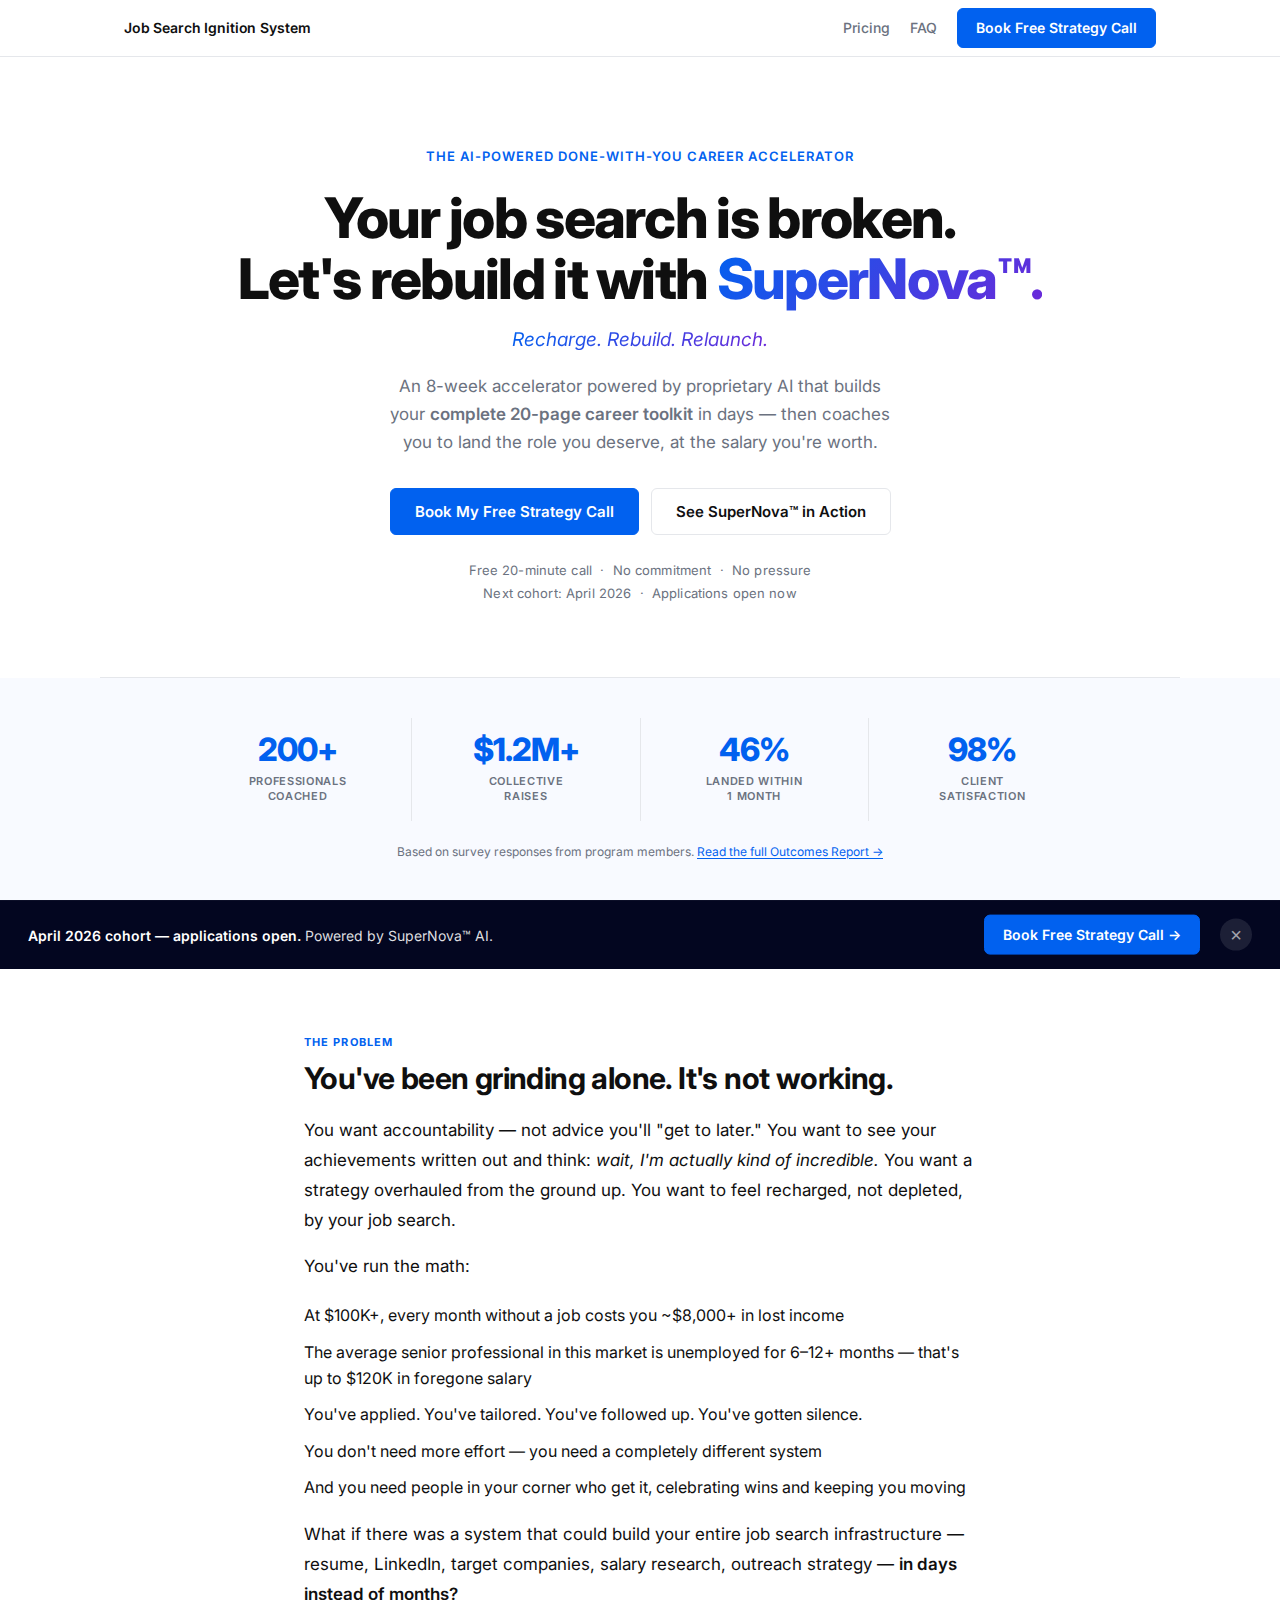
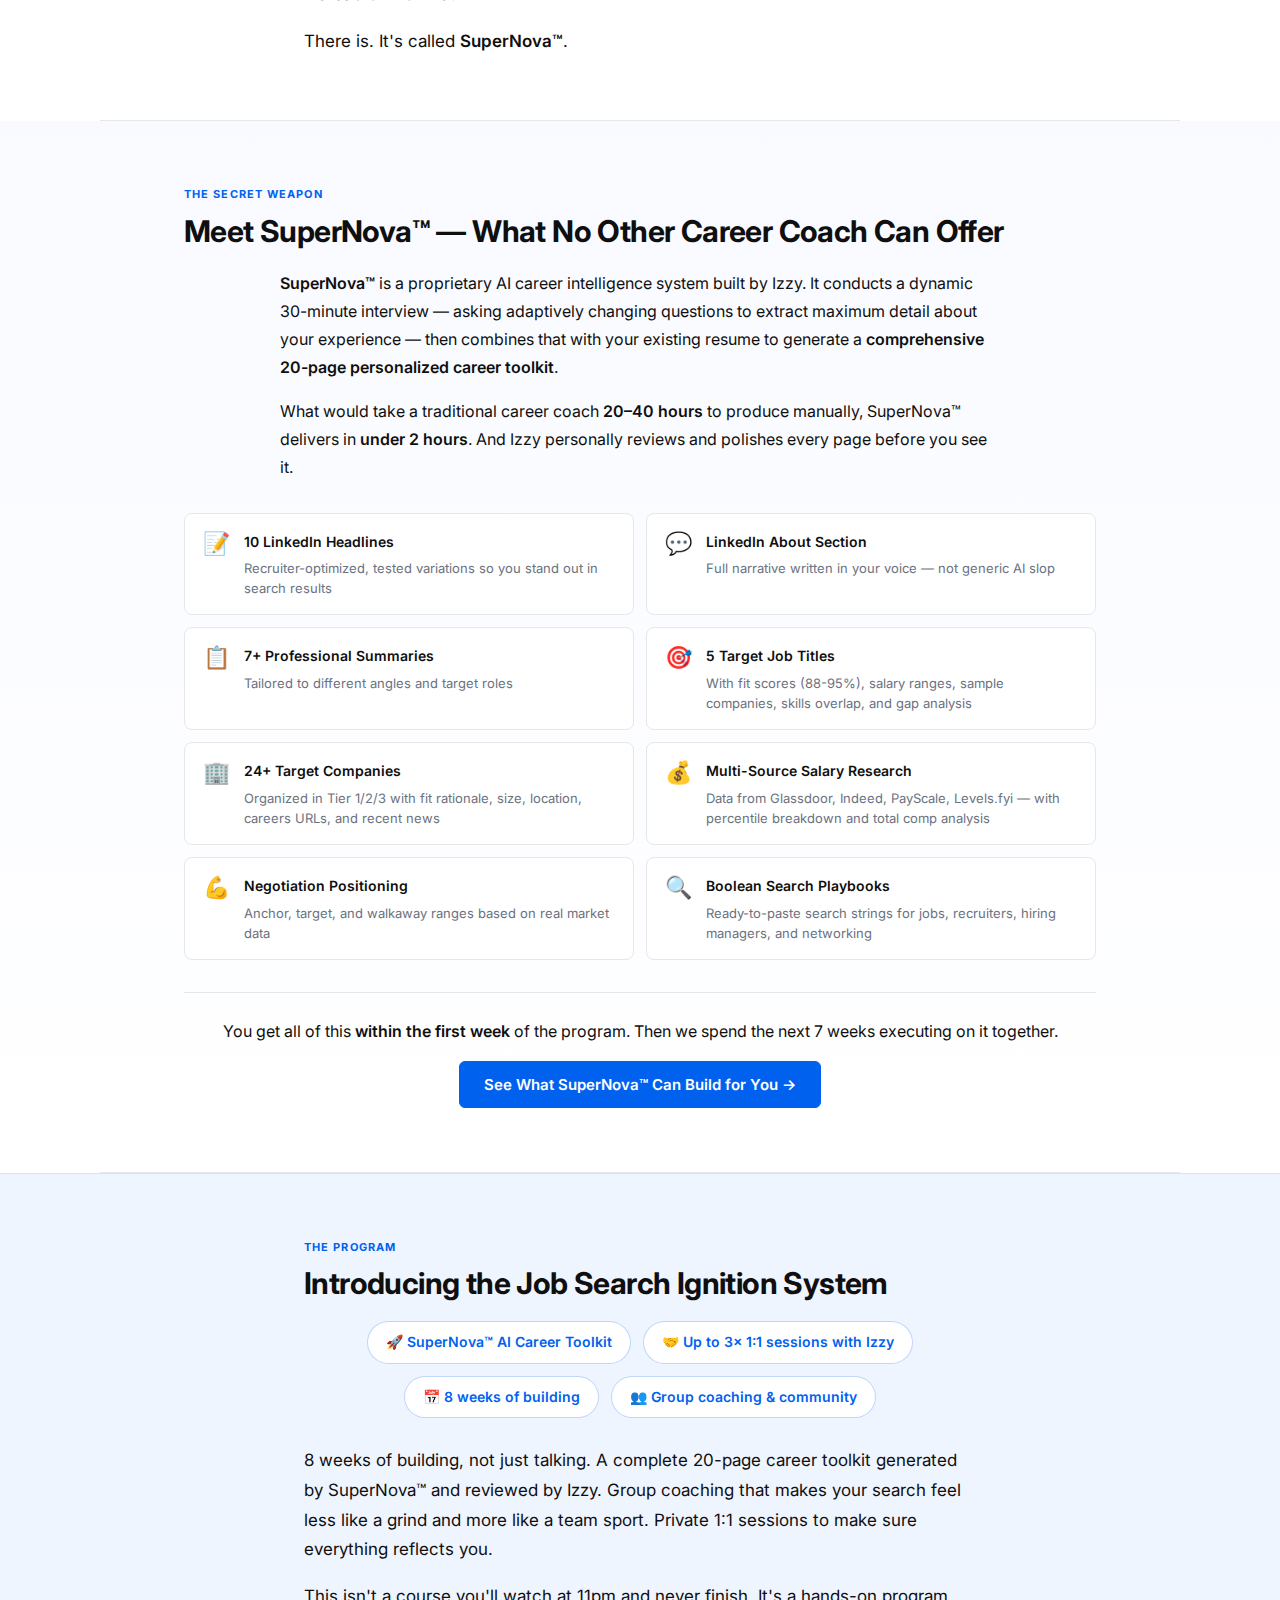
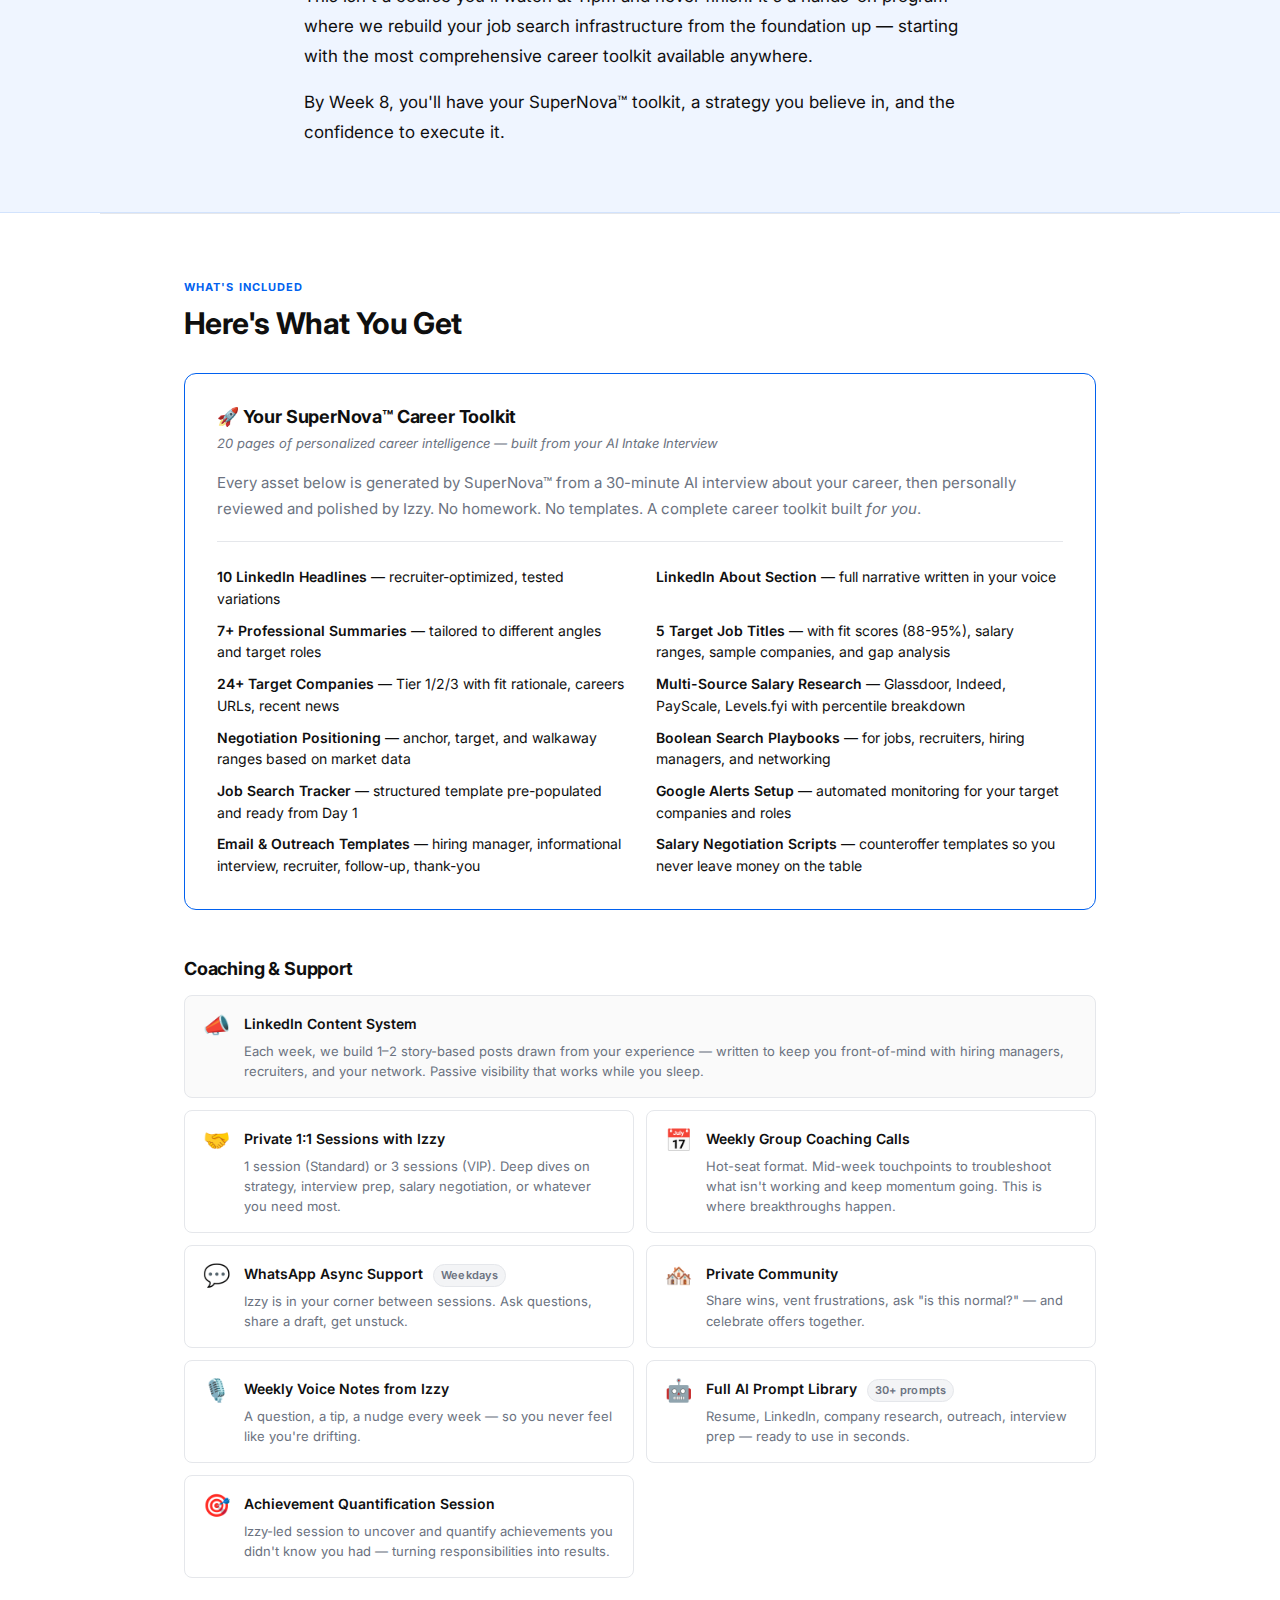
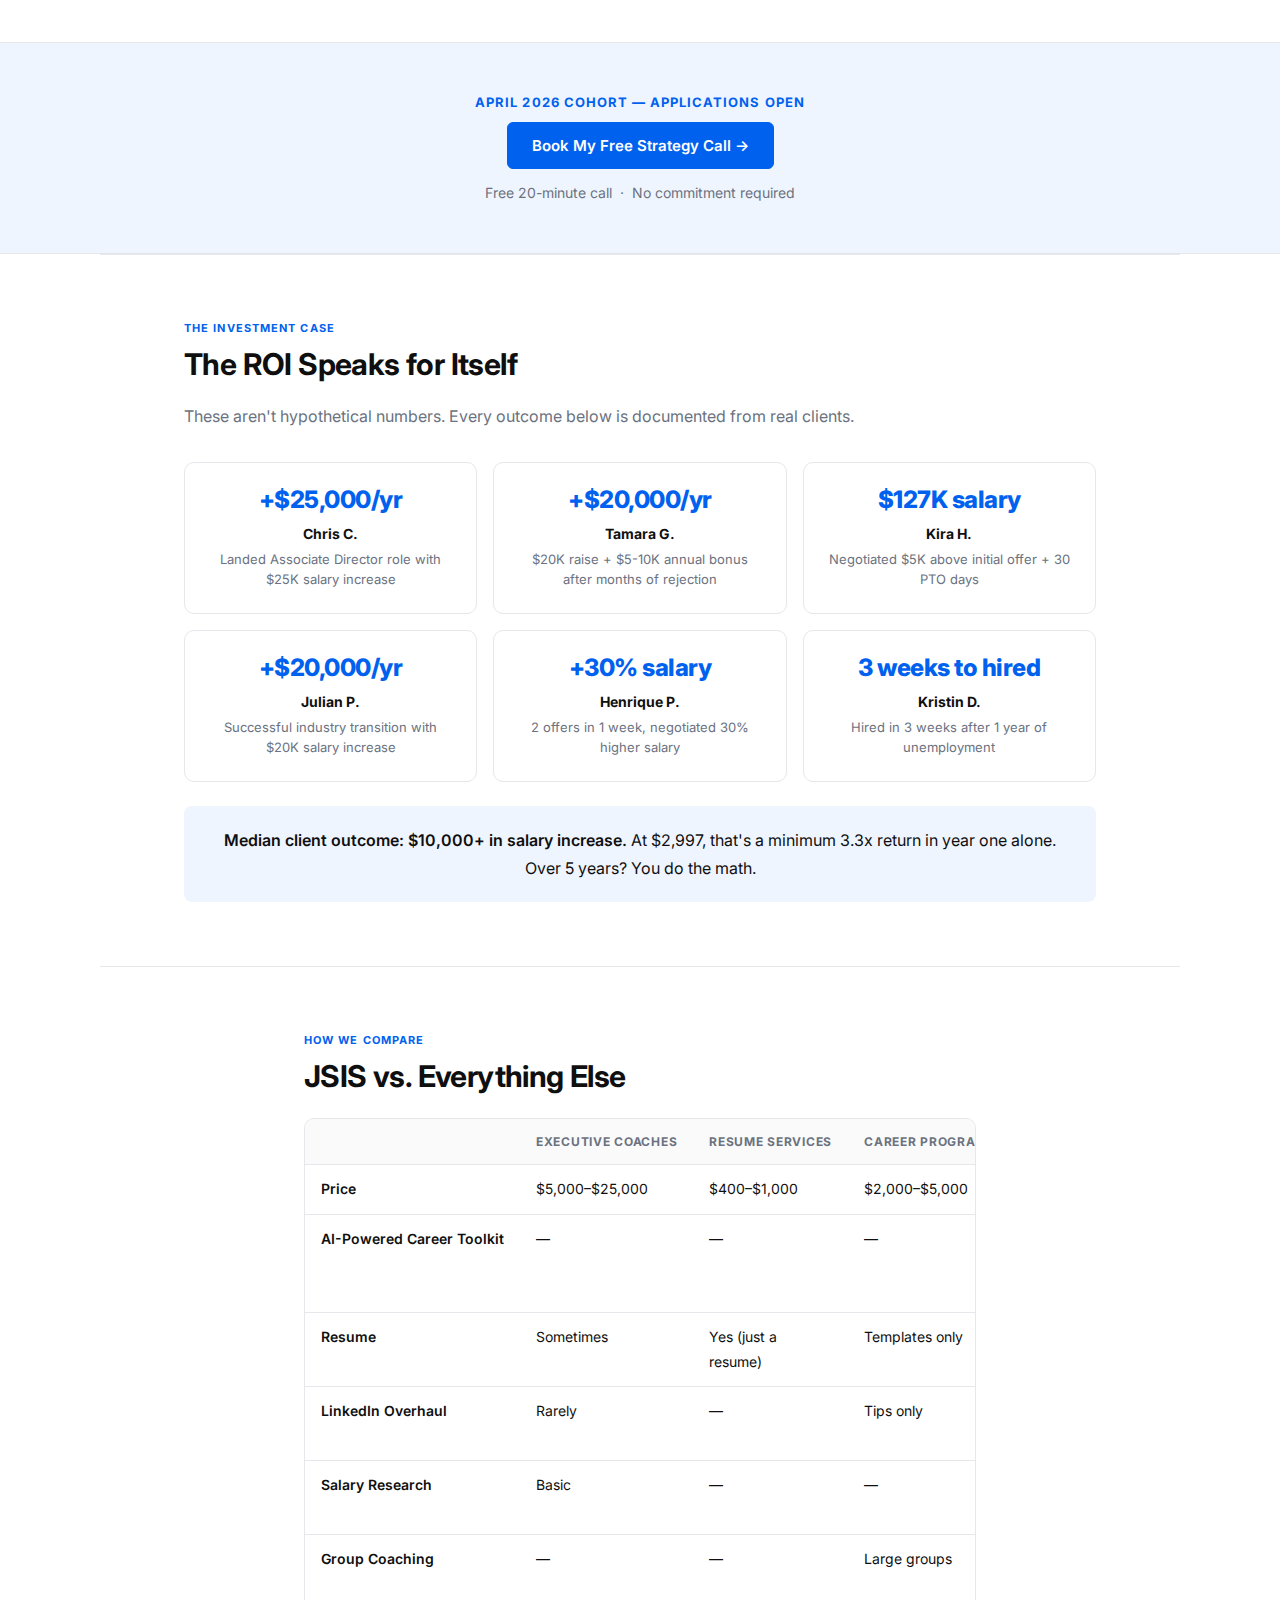
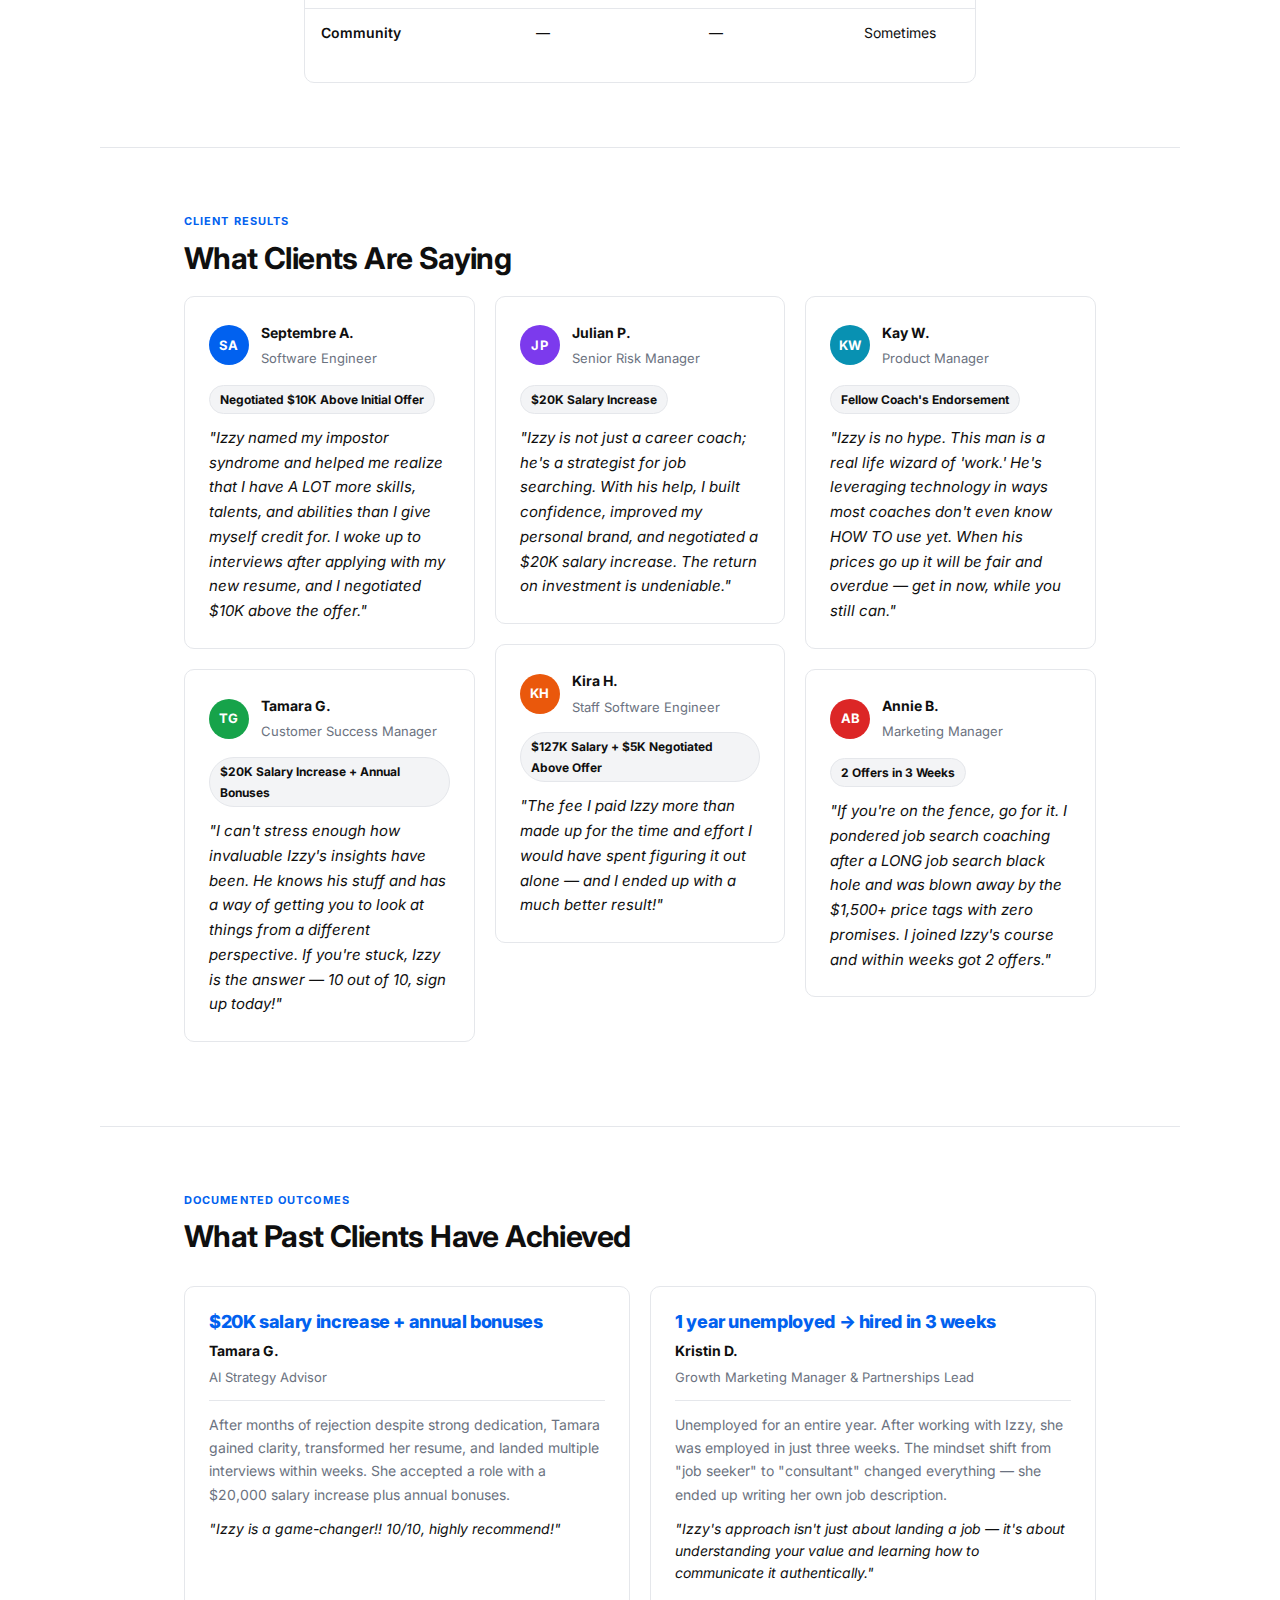
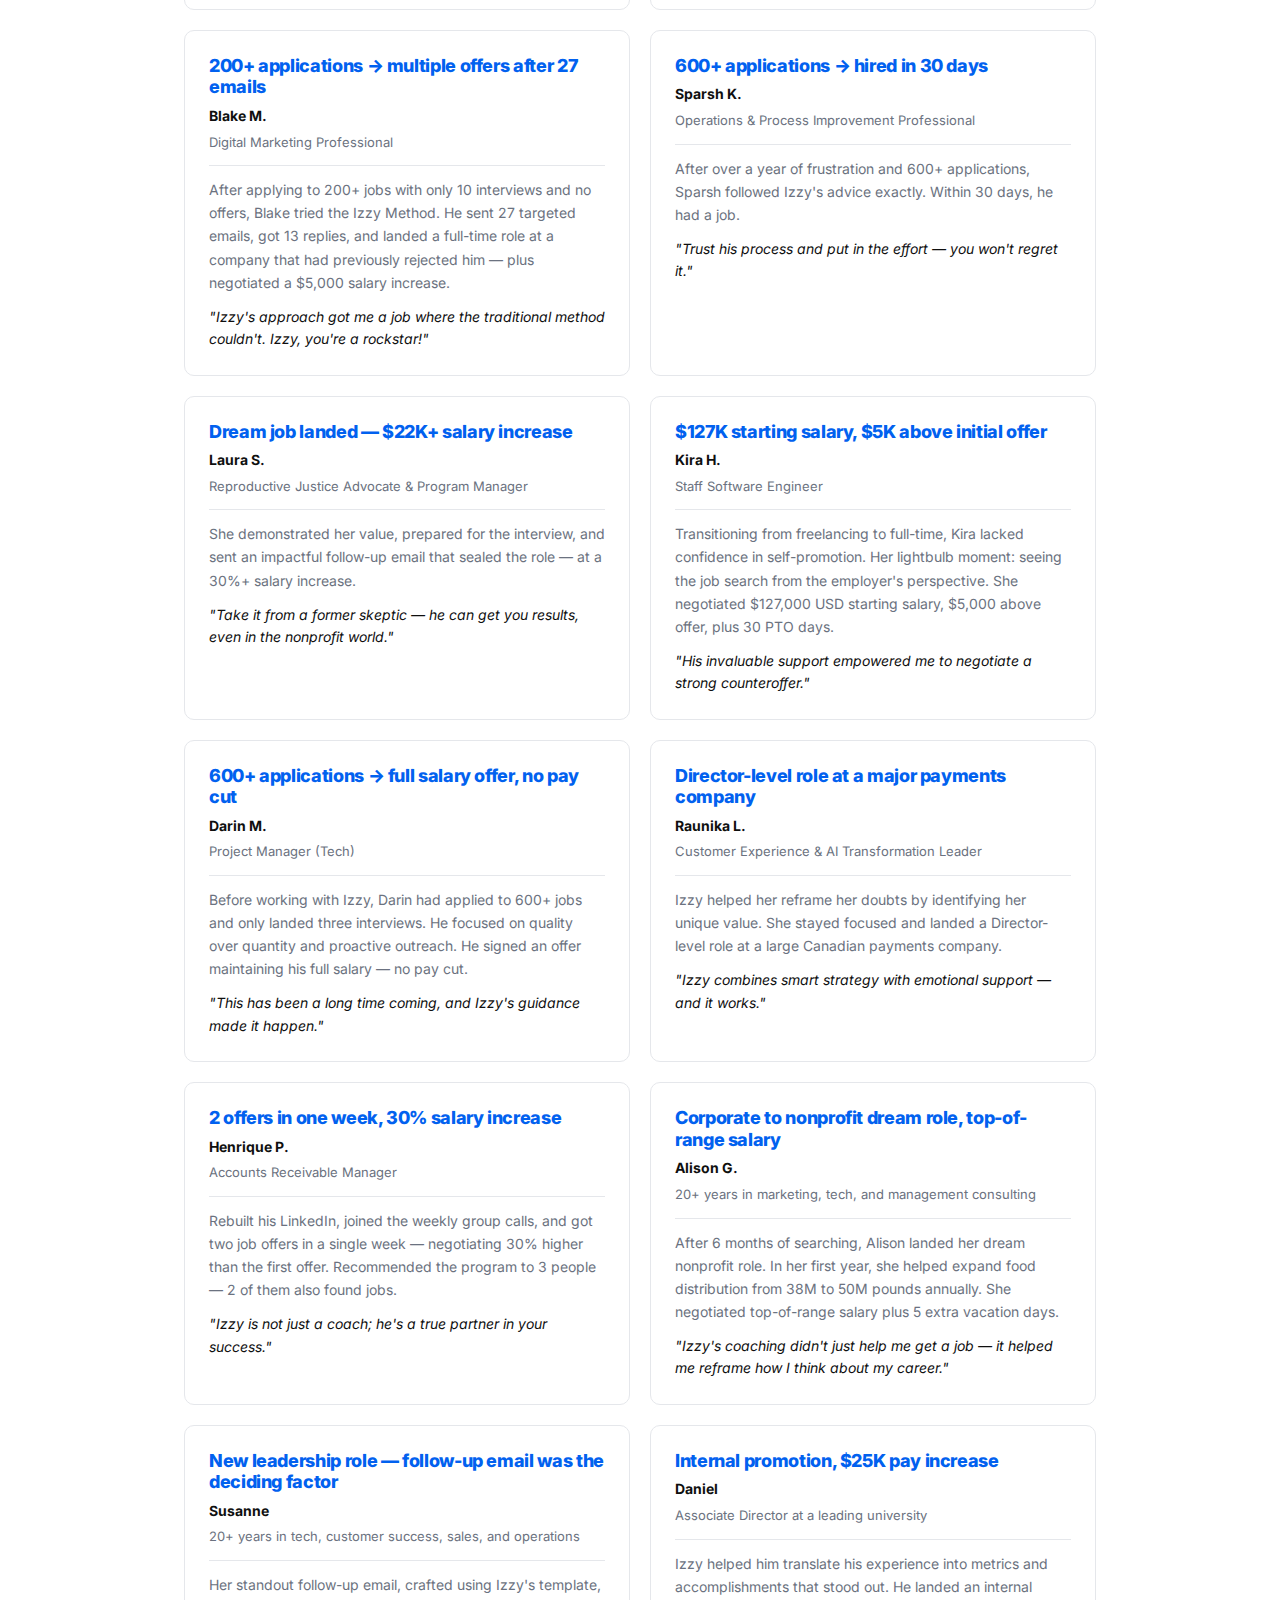
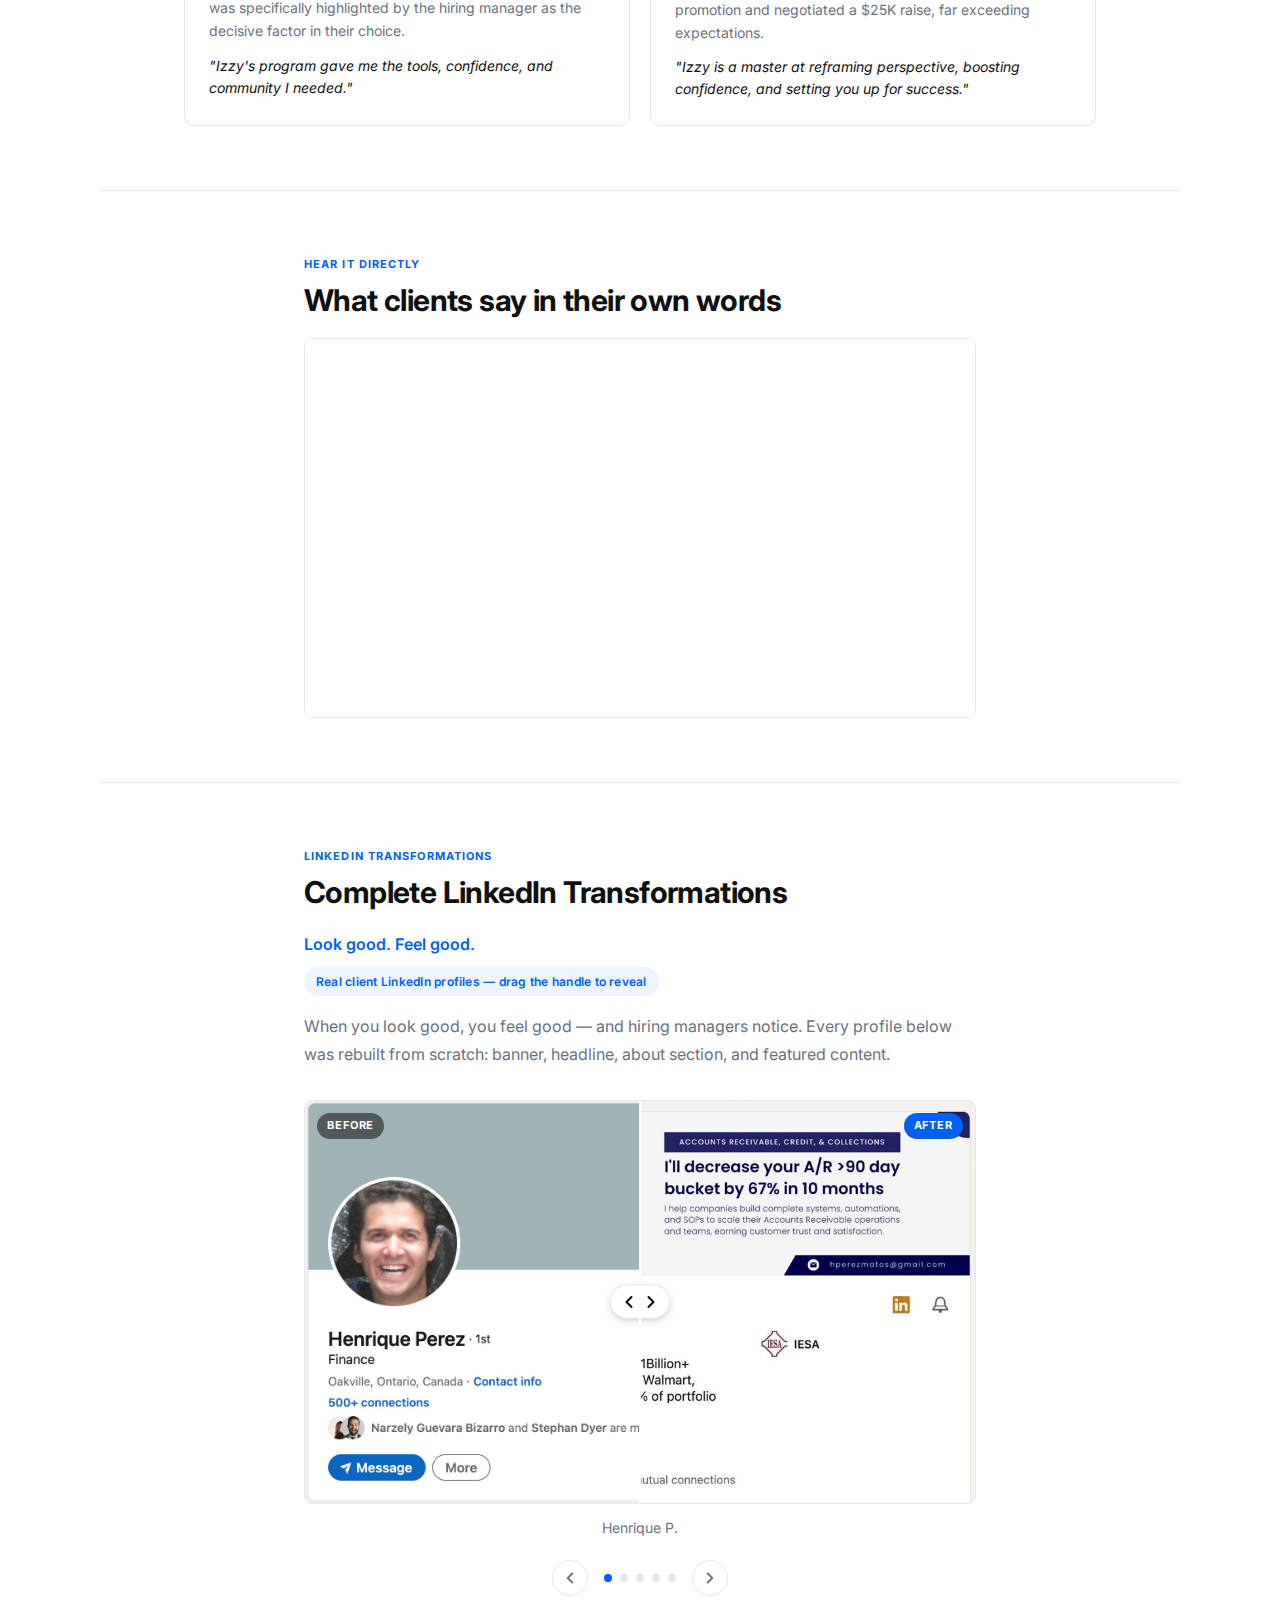
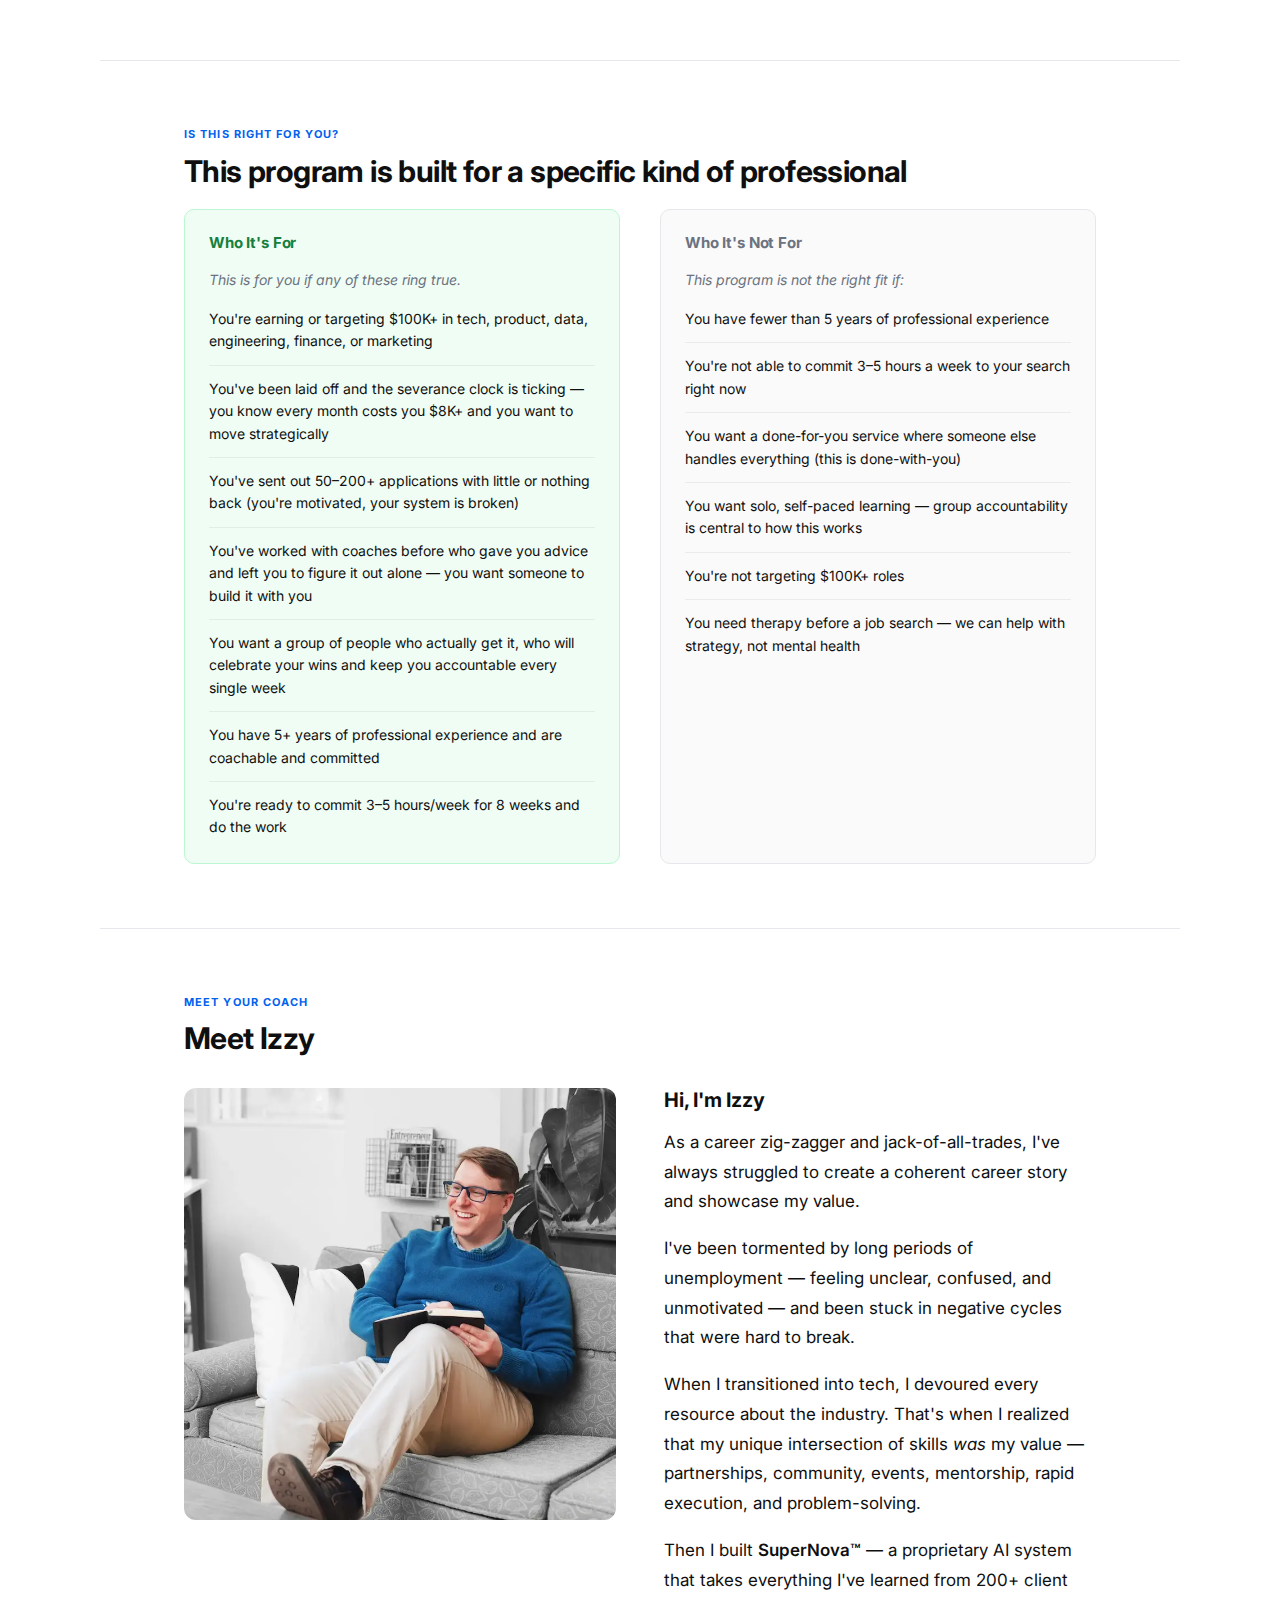
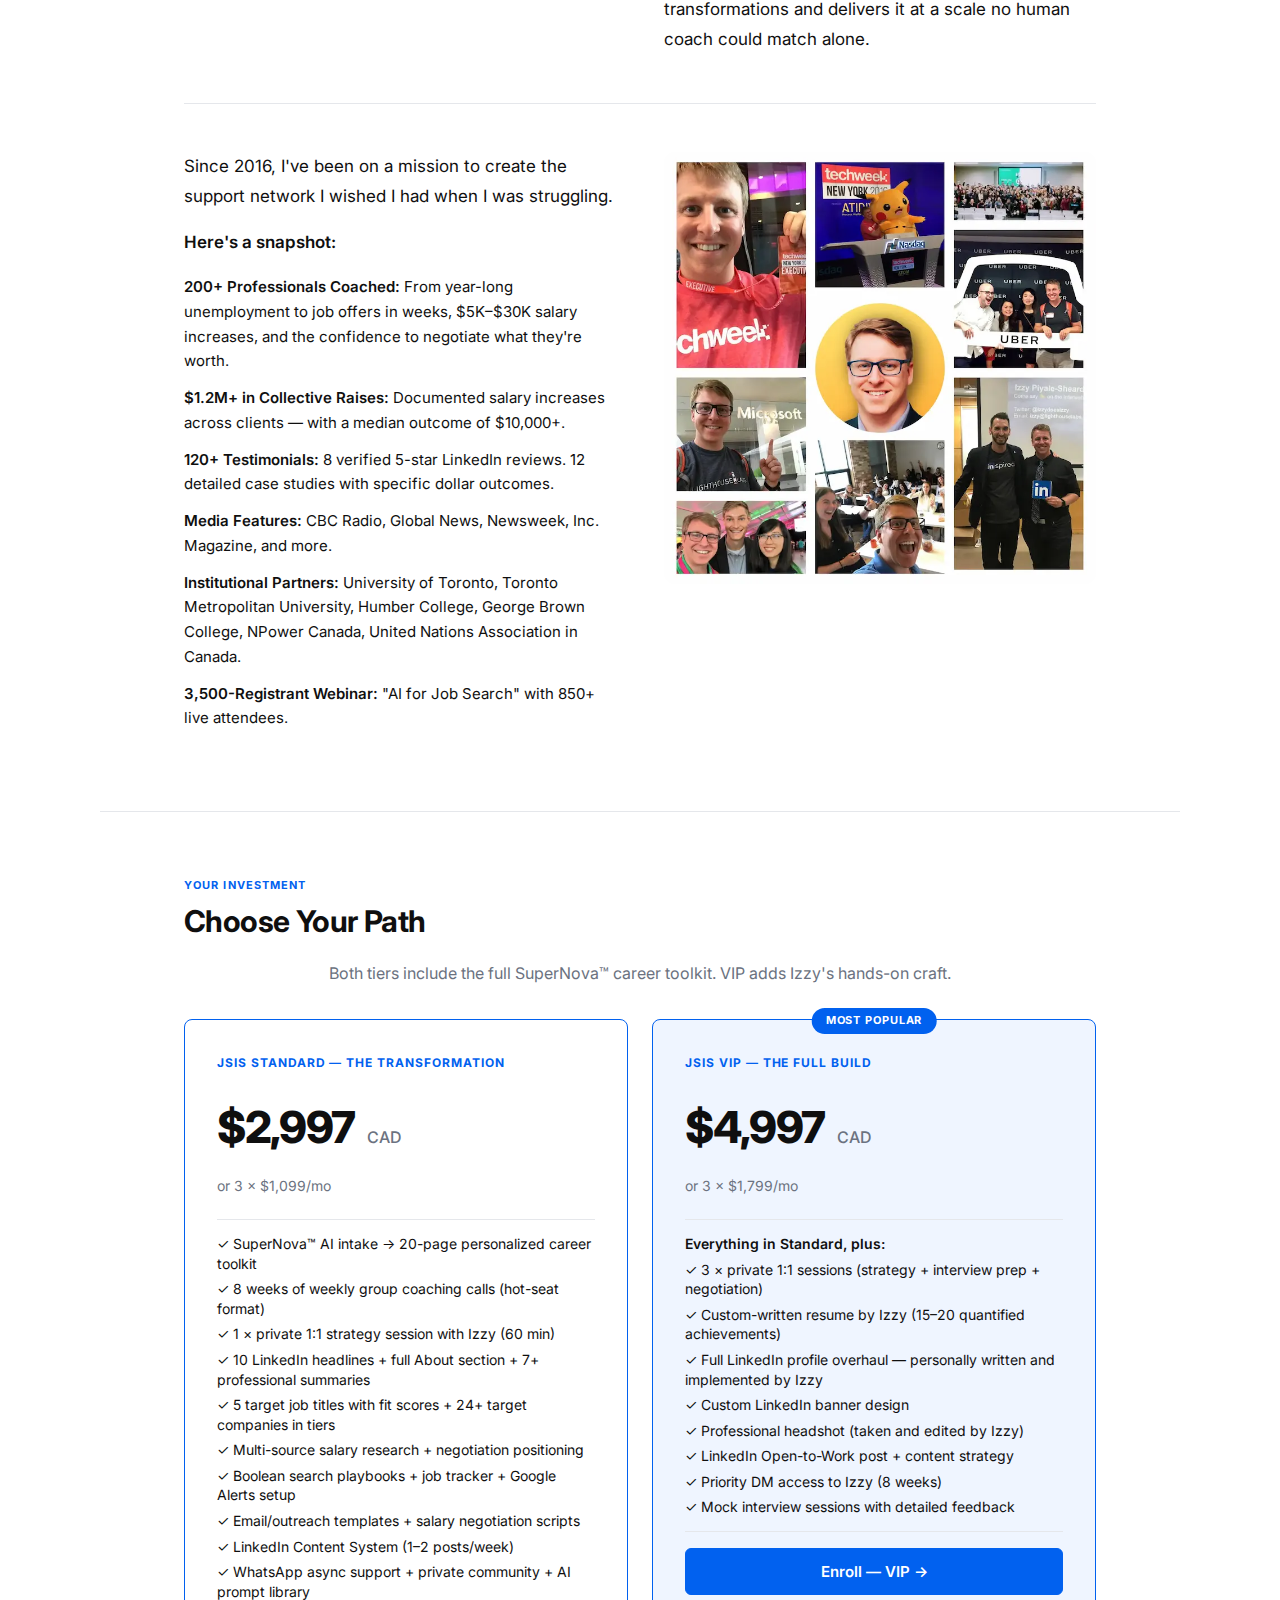
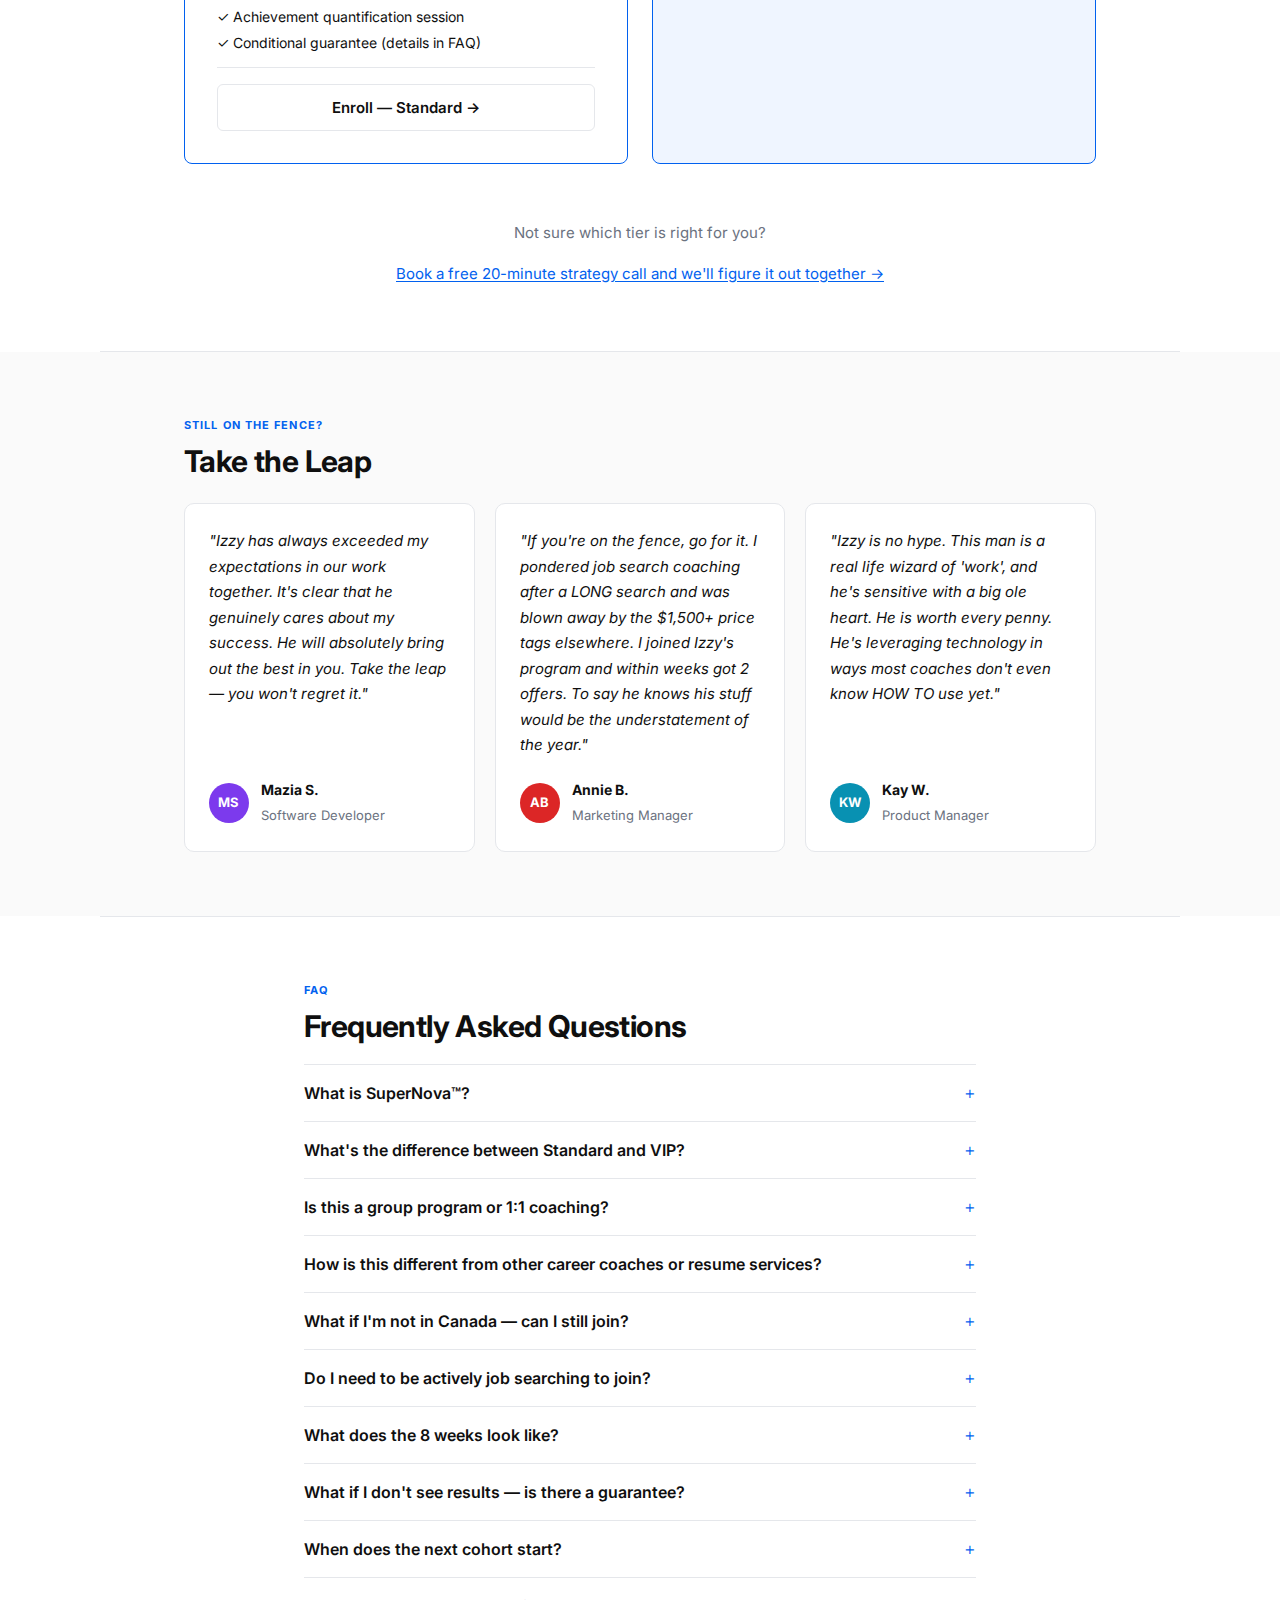
<file: index.html>
<!DOCTYPE html>
<html lang="en">
<head>
  <meta charset="UTF-8">
  <meta name="viewport" content="width=device-width, initial-scale=1.0">
  <title>Job Search Ignition System - AI-Powered 8-Week Career Accelerator with Izzy</title>
  <meta name="description" content="The only career accelerator powered by SuperNova™ — a proprietary AI system that builds your complete 20-page career toolkit in days, not months. Two tiers. Eight weeks. Done-with-you.">
  <link rel="preconnect" href="https://fonts.googleapis.com">
  <link rel="preconnect" href="https://fonts.gstatic.com" crossorigin>
  <link href="https://fonts.googleapis.com/css2?family=Inter:wght@400;500;600;700;800&display=swap" rel="stylesheet">
  <link rel="stylesheet" href="styles.css">
</head>
<body>

  <!-- NAV -->
  <nav class="nav">
    <div class="nav-inner">
      <div class="nav-logo">Job Search Ignition System</div>
      <div class="nav-links">
        <a href="#pricing" class="nav-link">Pricing</a>
        <a href="#faq" class="nav-link">FAQ</a>
        <a href="https://calendly.com/clearcareer/discovery-call" class="btn btn-primary" target="_blank" rel="noopener">Book Free Strategy Call</a>
      </div>
    </div>
  </nav>

  <!-- HERO -->
  <section class="hero">
    <div class="container">
      <p class="hero-eyebrow">The AI-Powered Done-With-You Career Accelerator</p>
      <h1 class="hero-headline">Your job search is broken.<br>Let's rebuild it with <span class="gradient-text">SuperNova&trade;.</span></h1>
      <p class="hero-sub"><em class="gradient-text">Recharge. Rebuild. Relaunch.</em></p>
      <p class="hero-subhead">An 8-week accelerator powered by proprietary AI that builds your <strong>complete 20-page career toolkit</strong> in days — then coaches you to land the role you deserve, at the salary you're worth.</p>
      <div class="hero-ctas">
        <a href="https://calendly.com/clearcareer/discovery-call" class="btn btn-primary btn-lg" target="_blank" rel="noopener">Book My Free Strategy Call</a>
        <a href="#supernova" class="btn btn-outline btn-lg">See SuperNova&trade; in Action</a>
      </div>
      <p class="hero-trust">Free 20-minute call &nbsp;·&nbsp; No commitment &nbsp;·&nbsp; No pressure</p>
      <p class="hero-meta">Next cohort: April 2026 &nbsp;·&nbsp; Applications open now</p>
    </div>
  </section>

  <div class="page-divider"></div>

  <!-- STATS BAR -->
  <section class="section-stats">
    <div class="container">
      <div class="stats-row">
        <div class="stat-item">
          <div class="stat-number">200+</div>
          <div class="stat-label">Professionals<br>Coached</div>
        </div>
        <div class="stat-item">
          <div class="stat-number">$1.2M+</div>
          <div class="stat-label">Collective<br>Raises</div>
        </div>
        <div class="stat-item">
          <div class="stat-number">46%</div>
          <div class="stat-label">Landed Within<br>1 Month</div>
        </div>
        <div class="stat-item">
          <div class="stat-number">98%</div>
          <div class="stat-label">Client<br>Satisfaction</div>
        </div>
      </div>
      <p class="stats-source">Based on survey responses from program members. <a href="ClearCareer_Outcomes_Report_White.html" target="_blank" rel="noopener">Read the full Outcomes Report &rarr;</a></p>
    </div>
  </section>

  <!-- TRUST BAR -->
  <div class="trust-bar">
    <div class="container">
      <p class="trust-label">As seen in</p>
      <div class="trust-logos">
        <span>CBC Radio</span>
        <span>Global News</span>
        <span>Newsweek</span>
        <span>Inc. Magazine</span>
      </div>
    </div>
  </div>

  <div class="page-divider"></div>

  <!-- PROBLEM -->
  <section class="section" id="problem">
    <div class="container-text">
      <p class="section-label">The Problem</p>
      <h2 class="section-heading">You've been grinding alone. It's not working.</h2>

      <p>You want accountability — not advice you'll "get to later." You want to see your achievements written out and think: <em>wait, I'm actually kind of incredible.</em> You want a strategy overhauled from the ground up. You want to feel recharged, not depleted, by your job search.</p>
      <p>You've run the math:</p>
      <ul class="math-list">
        <li>At $100K+, every month without a job costs you ~$8,000+ in lost income</li>
        <li>The average senior professional in this market is unemployed for 6&ndash;12+ months &mdash; that's up to $120K in foregone salary</li>
        <li>You've applied. You've tailored. You've followed up. You've gotten silence.</li>
        <li>You don't need more effort &mdash; you need a completely different system</li>
        <li>And you need people in your corner who get it, celebrating wins and keeping you moving</li>
      </ul>
      <p>What if there was a system that could build your entire job search infrastructure — resume, LinkedIn, target companies, salary research, outreach strategy — <strong>in days instead of months?</strong></p>
      <p>There is. It's called <strong>SuperNova&trade;</strong>.</p>
    </div>
  </section>

  <div class="page-divider"></div>

  <!-- SUPERNOVA™ -->
  <section class="section section-supernova" id="supernova">
    <div class="container">
      <p class="section-label">The Secret Weapon</p>
      <h2 class="section-heading">Meet SuperNova&trade; &mdash; What No Other Career Coach Can Offer</h2>

      <div class="supernova-intro">
        <p><strong>SuperNova&trade;</strong> is a proprietary AI career intelligence system built by Izzy. It conducts a dynamic 30-minute interview &mdash; asking adaptively changing questions to extract maximum detail about your experience &mdash; then combines that with your existing resume to generate a <strong>comprehensive 20-page personalized career toolkit</strong>.</p>
        <p>What would take a traditional career coach <strong>20&ndash;40 hours</strong> to produce manually, SuperNova&trade; delivers in <strong>under 2 hours</strong>. And Izzy personally reviews and polishes every page before you see it.</p>
      </div>

      <div class="supernova-grid">
        <div class="supernova-card">
          <span class="supernova-icon">&#x1F4DD;</span>
          <div>
            <p class="supernova-name">10 LinkedIn Headlines</p>
            <p class="supernova-desc">Recruiter-optimized, tested variations so you stand out in search results</p>
          </div>
        </div>
        <div class="supernova-card">
          <span class="supernova-icon">&#x1F4AC;</span>
          <div>
            <p class="supernova-name">LinkedIn About Section</p>
            <p class="supernova-desc">Full narrative written in your voice &mdash; not generic AI slop</p>
          </div>
        </div>
        <div class="supernova-card">
          <span class="supernova-icon">&#x1F4CB;</span>
          <div>
            <p class="supernova-name">7+ Professional Summaries</p>
            <p class="supernova-desc">Tailored to different angles and target roles</p>
          </div>
        </div>
        <div class="supernova-card">
          <span class="supernova-icon">&#x1F3AF;</span>
          <div>
            <p class="supernova-name">5 Target Job Titles</p>
            <p class="supernova-desc">With fit scores (88-95%), salary ranges, sample companies, skills overlap, and gap analysis</p>
          </div>
        </div>
        <div class="supernova-card">
          <span class="supernova-icon">&#x1F3E2;</span>
          <div>
            <p class="supernova-name">24+ Target Companies</p>
            <p class="supernova-desc">Organized in Tier 1/2/3 with fit rationale, size, location, careers URLs, and recent news</p>
          </div>
        </div>
        <div class="supernova-card">
          <span class="supernova-icon">&#x1F4B0;</span>
          <div>
            <p class="supernova-name">Multi-Source Salary Research</p>
            <p class="supernova-desc">Data from Glassdoor, Indeed, PayScale, Levels.fyi &mdash; with percentile breakdown and total comp analysis</p>
          </div>
        </div>
        <div class="supernova-card">
          <span class="supernova-icon">&#x1F4AA;</span>
          <div>
            <p class="supernova-name">Negotiation Positioning</p>
            <p class="supernova-desc">Anchor, target, and walkaway ranges based on real market data</p>
          </div>
        </div>
        <div class="supernova-card">
          <span class="supernova-icon">&#x1F50D;</span>
          <div>
            <p class="supernova-name">Boolean Search Playbooks</p>
            <p class="supernova-desc">Ready-to-paste search strings for jobs, recruiters, hiring managers, and networking</p>
          </div>
        </div>
      </div>

      <div class="supernova-bottom">
        <p>You get all of this <strong>within the first week</strong> of the program. Then we spend the next 7 weeks executing on it together.</p>
        <a href="https://calendly.com/clearcareer/discovery-call" class="btn btn-primary btn-lg" target="_blank" rel="noopener">See What SuperNova&trade; Can Build for You &rarr;</a>
      </div>
    </div>
  </section>

  <div class="page-divider"></div>

  <!-- INTRODUCING JSIS -->
  <section class="section section-introducing" id="introducing">
    <div class="container-text">
      <p class="section-label">The Program</p>
      <h2 class="section-heading">Introducing the Job Search Ignition System</h2>

      <div class="program-pillars">
        <div class="pillar-chip">&#x1F680; SuperNova&trade; AI Career Toolkit</div>
        <div class="pillar-chip">&#x1F91D; Up to 3x 1:1 sessions with Izzy</div>
        <div class="pillar-chip">&#x1F4C5; 8 weeks of building</div>
        <div class="pillar-chip">&#x1F465; Group coaching &amp; community</div>
      </div>

      <p>8 weeks of building, not just talking. A complete 20-page career toolkit generated by SuperNova&trade; and reviewed by Izzy. Group coaching that makes your search feel less like a grind and more like a team sport. Private 1:1 sessions to make sure everything reflects you.</p>
      <p>This isn't a course you'll watch at 11pm and never finish. It's a hands-on program where we rebuild your job search infrastructure from the foundation up &mdash; starting with the most comprehensive career toolkit available anywhere.</p>
      <p>By Week 8, you'll have your SuperNova&trade; toolkit, a strategy you believe in, and the confidence to execute it.</p>
    </div>
  </section>

  <div class="page-divider"></div>

  <!-- DELIVERABLES -->
  <section class="section" id="deliverables">
    <div class="container">
      <p class="section-label">What's Included</p>
      <h2 class="section-heading">Here's What You Get</h2>

      <!-- SUPERNOVA TOOLKIT -->
      <div class="asset-bundle">
        <div class="asset-bundle-header">
          <h3 class="asset-bundle-title">&#x1F680; Your SuperNova&trade; Career Toolkit</h3>
          <p class="asset-bundle-sub">20 pages of personalized career intelligence &mdash; built from your AI Intake Interview</p>
        </div>
        <p class="asset-bundle-desc">Every asset below is generated by SuperNova&trade; from a 30-minute AI interview about your career, then personally reviewed and polished by Izzy. No homework. No templates. A complete career toolkit built <em>for you</em>.</p>

        <div class="assets-checklist">
          <div class="asset-item"><strong>10 LinkedIn Headlines</strong> &mdash; recruiter-optimized, tested variations</div>
          <div class="asset-item"><strong>LinkedIn About Section</strong> &mdash; full narrative written in your voice</div>
          <div class="asset-item"><strong>7+ Professional Summaries</strong> &mdash; tailored to different angles and target roles</div>
          <div class="asset-item"><strong>5 Target Job Titles</strong> &mdash; with fit scores (88-95%), salary ranges, sample companies, and gap analysis</div>
          <div class="asset-item"><strong>24+ Target Companies</strong> &mdash; Tier 1/2/3 with fit rationale, careers URLs, recent news</div>
          <div class="asset-item"><strong>Multi-Source Salary Research</strong> &mdash; Glassdoor, Indeed, PayScale, Levels.fyi with percentile breakdown</div>
          <div class="asset-item"><strong>Negotiation Positioning</strong> &mdash; anchor, target, and walkaway ranges based on market data</div>
          <div class="asset-item"><strong>Boolean Search Playbooks</strong> &mdash; for jobs, recruiters, hiring managers, and networking</div>
          <div class="asset-item"><strong>Job Search Tracker</strong> &mdash; structured template pre-populated and ready from Day 1</div>
          <div class="asset-item"><strong>Google Alerts Setup</strong> &mdash; automated monitoring for your target companies and roles</div>
          <div class="asset-item"><strong>Email &amp; Outreach Templates</strong> &mdash; hiring manager, informational interview, recruiter, follow-up, thank-you</div>
          <div class="asset-item"><strong>Salary Negotiation Scripts</strong> &mdash; counteroffer templates so you never leave money on the table</div>
        </div>
      </div>

      <!-- SERVICES GRID -->
      <div class="services-intro">
        <h3 class="services-title">Coaching &amp; Support</h3>
      </div>
      <div class="services-grid">
        <div class="service-card service-card-featured">
          <span class="service-icon">&#x1F4E3;</span>
          <div>
            <p class="service-name">LinkedIn Content System</p>
            <p class="service-desc">Each week, we build 1&ndash;2 story-based posts drawn from your experience &mdash; written to keep you front-of-mind with hiring managers, recruiters, and your network. Passive visibility that works while you sleep.</p>
          </div>
        </div>

        <div class="service-card">
          <span class="service-icon">&#x1F91D;</span>
          <div>
            <p class="service-name">Private 1:1 Sessions with Izzy</p>
            <p class="service-desc">1 session (Standard) or 3 sessions (VIP). Deep dives on strategy, interview prep, salary negotiation, or whatever you need most.</p>
          </div>
        </div>
        <div class="service-card">
          <span class="service-icon">&#x1F4C5;</span>
          <div>
            <p class="service-name">Weekly Group Coaching Calls</p>
            <p class="service-desc">Hot-seat format. Mid-week touchpoints to troubleshoot what isn't working and keep momentum going. This is where breakthroughs happen.</p>
          </div>
        </div>
        <div class="service-card">
          <span class="service-icon">&#x1F4AC;</span>
          <div>
            <p class="service-name">WhatsApp Async Support <span class="inline-tag">Weekdays</span></p>
            <p class="service-desc">Izzy is in your corner between sessions. Ask questions, share a draft, get unstuck.</p>
          </div>
        </div>
        <div class="service-card">
          <span class="service-icon">&#x1F3D8;&#xFE0F;</span>
          <div>
            <p class="service-name">Private Community</p>
            <p class="service-desc">Share wins, vent frustrations, ask "is this normal?" &mdash; and celebrate offers together.</p>
          </div>
        </div>
        <div class="service-card">
          <span class="service-icon">&#x1F399;&#xFE0F;</span>
          <div>
            <p class="service-name">Weekly Voice Notes from Izzy</p>
            <p class="service-desc">A question, a tip, a nudge every week &mdash; so you never feel like you're drifting.</p>
          </div>
        </div>
        <div class="service-card">
          <span class="service-icon">&#x1F916;</span>
          <div>
            <p class="service-name">Full AI Prompt Library <span class="inline-tag">30+ prompts</span></p>
            <p class="service-desc">Resume, LinkedIn, company research, outreach, interview prep &mdash; ready to use in seconds.</p>
          </div>
        </div>
        <div class="service-card">
          <span class="service-icon">&#x1F3AF;</span>
          <div>
            <p class="service-name">Achievement Quantification Session</p>
            <p class="service-desc">Izzy-led session to uncover and quantify achievements you didn't know you had &mdash; turning responsibilities into results.</p>
          </div>
        </div>
      </div>

    </div>
  </section>

  <!-- MID-PAGE CTA -->
  <div class="mid-cta-section">
    <div class="container-text">
      <p class="mid-cta-label">April 2026 Cohort &mdash; Applications Open</p>
      <a href="https://calendly.com/clearcareer/discovery-call" class="btn btn-primary btn-lg" target="_blank" rel="noopener">Book My Free Strategy Call &rarr;</a>
      <p class="mid-cta-sub">Free 20-minute call &nbsp;·&nbsp; No commitment required</p>
    </div>
  </div>

  <div class="page-divider"></div>

  <!-- ROI MATH -->
  <section class="section" id="roi">
    <div class="container">
      <p class="section-label">The Investment Case</p>
      <h2 class="section-heading">The ROI Speaks for Itself</h2>
      <p class="section-intro">These aren't hypothetical numbers. Every outcome below is documented from real clients.</p>

      <div class="roi-grid">
        <div class="roi-card">
          <div class="roi-outcome">+$25,000/yr</div>
          <p class="roi-name">Chris C.</p>
          <p class="roi-detail">Landed Associate Director role with $25K salary increase</p>
        </div>
        <div class="roi-card">
          <div class="roi-outcome">+$20,000/yr</div>
          <p class="roi-name">Tamara G.</p>
          <p class="roi-detail">$20K raise + $5-10K annual bonus after months of rejection</p>
        </div>
        <div class="roi-card">
          <div class="roi-outcome">$127K salary</div>
          <p class="roi-name">Kira H.</p>
          <p class="roi-detail">Negotiated $5K above initial offer + 30 PTO days</p>
        </div>
        <div class="roi-card">
          <div class="roi-outcome">+$20,000/yr</div>
          <p class="roi-name">Julian P.</p>
          <p class="roi-detail">Successful industry transition with $20K salary increase</p>
        </div>
        <div class="roi-card">
          <div class="roi-outcome">+30% salary</div>
          <p class="roi-name">Henrique P.</p>
          <p class="roi-detail">2 offers in 1 week, negotiated 30% higher salary</p>
        </div>
        <div class="roi-card">
          <div class="roi-outcome">3 weeks to hired</div>
          <p class="roi-name">Kristin D.</p>
          <p class="roi-detail">Hired in 3 weeks after 1 year of unemployment</p>
        </div>
      </div>

      <div class="roi-summary">
        <p><strong>Median client outcome: $10,000+ in salary increase.</strong> At $2,997, that's a minimum 3.3x return in year one alone. Over 5 years? You do the math.</p>
      </div>
    </div>
  </section>

  <div class="page-divider"></div>

  <!-- COMPETITIVE COMPARISON -->
  <section class="section" id="comparison">
    <div class="container-text">
      <p class="section-label">How We Compare</p>
      <h2 class="section-heading">JSIS vs. Everything Else</h2>

      <div class="comparison-table-wrap">
        <table class="comparison-table">
          <thead>
            <tr>
              <th></th>
              <th>Executive Coaches</th>
              <th>Resume Services</th>
              <th>Career Programs</th>
              <th class="comparison-highlight">JSIS + SuperNova&trade;</th>
            </tr>
          </thead>
          <tbody>
            <tr>
              <td class="comparison-row-label">Price</td>
              <td>$5,000&ndash;$25,000</td>
              <td>$400&ndash;$1,000</td>
              <td>$2,000&ndash;$5,000</td>
              <td class="comparison-highlight"><strong>$2,997&ndash;$4,997</strong></td>
            </tr>
            <tr>
              <td class="comparison-row-label">AI-Powered Career Toolkit</td>
              <td>&mdash;</td>
              <td>&mdash;</td>
              <td>&mdash;</td>
              <td class="comparison-highlight"><strong>20-page personalized toolkit</strong></td>
            </tr>
            <tr>
              <td class="comparison-row-label">Resume</td>
              <td>Sometimes</td>
              <td>Yes (just a resume)</td>
              <td>Templates only</td>
              <td class="comparison-highlight"><strong>VIP: custom-written by Izzy</strong></td>
            </tr>
            <tr>
              <td class="comparison-row-label">LinkedIn Overhaul</td>
              <td>Rarely</td>
              <td>&mdash;</td>
              <td>Tips only</td>
              <td class="comparison-highlight"><strong>Full rewrite + banner + headshot</strong></td>
            </tr>
            <tr>
              <td class="comparison-row-label">Salary Research</td>
              <td>Basic</td>
              <td>&mdash;</td>
              <td>&mdash;</td>
              <td class="comparison-highlight"><strong>Multi-source with negotiation ranges</strong></td>
            </tr>
            <tr>
              <td class="comparison-row-label">Group Coaching</td>
              <td>&mdash;</td>
              <td>&mdash;</td>
              <td>Large groups</td>
              <td class="comparison-highlight"><strong>8 weeks, intimate cohort</strong></td>
            </tr>
            <tr>
              <td class="comparison-row-label">Community</td>
              <td>&mdash;</td>
              <td>&mdash;</td>
              <td>Sometimes</td>
              <td class="comparison-highlight"><strong>Private cohort community</strong></td>
            </tr>
          </tbody>
        </table>
      </div>
    </div>
  </section>

  <div class="page-divider"></div>

  <!-- TESTIMONIALS - MASONRY GRID -->
  <section class="section" id="testimonials">
    <div class="container">
      <p class="section-label">Client Results</p>
      <h2 class="section-heading">What Clients Are Saying</h2>

      <div class="masonry-grid">

        <div class="quote-card">
          <div class="quote-header">
            <div class="avatar-circle ac-blue">SA</div>
            <div>
              <p class="quote-name">Septembre A.</p>
              <p class="quote-role">Software Engineer</p>
            </div>
          </div>
          <div class="quote-result-badge">Negotiated $10K Above Initial Offer</div>
          <p class="quote-text">"Izzy named my impostor syndrome and helped me realize that I have A LOT more skills, talents, and abilities than I give myself credit for. I woke up to interviews after applying with my new resume, and I negotiated $10K above the offer."</p>
        </div>

        <div class="quote-card">
          <div class="quote-header">
            <div class="avatar-circle ac-green">TG</div>
            <div>
              <p class="quote-name">Tamara G.</p>
              <p class="quote-role">Customer Success Manager</p>
            </div>
          </div>
          <div class="quote-result-badge">$20K Salary Increase + Annual Bonuses</div>
          <p class="quote-text">"I can't stress enough how invaluable Izzy's insights have been. He knows his stuff and has a way of getting you to look at things from a different perspective. If you're stuck, Izzy is the answer &mdash; 10 out of 10, sign up today!"</p>
        </div>

        <div class="quote-card">
          <div class="quote-header">
            <div class="avatar-circle ac-purple">JP</div>
            <div>
              <p class="quote-name">Julian P.</p>
              <p class="quote-role">Senior Risk Manager</p>
            </div>
          </div>
          <div class="quote-result-badge">$20K Salary Increase</div>
          <p class="quote-text">"Izzy is not just a career coach; he's a strategist for job searching. With his help, I built confidence, improved my personal brand, and negotiated a $20K salary increase. The return on investment is undeniable."</p>
        </div>

        <div class="quote-card">
          <div class="quote-header">
            <div class="avatar-circle ac-orange">KH</div>
            <div>
              <p class="quote-name">Kira H.</p>
              <p class="quote-role">Staff Software Engineer</p>
            </div>
          </div>
          <div class="quote-result-badge">$127K Salary + $5K Negotiated Above Offer</div>
          <p class="quote-text">"The fee I paid Izzy more than made up for the time and effort I would have spent figuring it out alone &mdash; and I ended up with a much better result!"</p>
        </div>

        <div class="quote-card">
          <div class="quote-header">
            <div class="avatar-circle ac-teal">KW</div>
            <div>
              <p class="quote-name">Kay W.</p>
              <p class="quote-role">Product Manager</p>
            </div>
          </div>
          <div class="quote-result-badge">Fellow Coach's Endorsement</div>
          <p class="quote-text">"Izzy is no hype. This man is a real life wizard of 'work.' He's leveraging technology in ways most coaches don't even know HOW TO use yet. When his prices go up it will be fair and overdue &mdash; get in now, while you still can."</p>
        </div>

        <div class="quote-card">
          <div class="quote-header">
            <div class="avatar-circle ac-red">AB</div>
            <div>
              <p class="quote-name">Annie B.</p>
              <p class="quote-role">Marketing Manager</p>
            </div>
          </div>
          <div class="quote-result-badge">2 Offers in 3 Weeks</div>
          <p class="quote-text">"If you're on the fence, go for it. I pondered job search coaching after a LONG job search black hole and was blown away by the $1,500+ price tags with zero promises. I joined Izzy's course and within weeks got 2 offers."</p>
        </div>

      </div>
    </div>
  </section>

  <div class="page-divider"></div>

  <!-- WHAT PAST CLIENTS HAVE ACHIEVED -->
  <section class="section" id="achievements">
    <div class="container">
      <p class="section-label">Documented Outcomes</p>
      <h2 class="section-heading">What Past Clients Have Achieved</h2>

      <div class="achievements-grid">

        <div class="achievement-card">
          <div class="achievement-outcome">$20K salary increase + annual bonuses</div>
          <p class="achievement-name">Tamara G.</p>
          <p class="achievement-role">AI Strategy Advisor</p>
          <p class="achievement-story">After months of rejection despite strong dedication, Tamara gained clarity, transformed her resume, and landed multiple interviews within weeks. She accepted a role with a $20,000 salary increase plus annual bonuses.</p>
          <p class="achievement-quote">"Izzy is a game-changer!! 10/10, highly recommend!"</p>
        </div>

        <div class="achievement-card">
          <div class="achievement-outcome">1 year unemployed &rarr; hired in 3 weeks</div>
          <p class="achievement-name">Kristin D.</p>
          <p class="achievement-role">Growth Marketing Manager &amp; Partnerships Lead</p>
          <p class="achievement-story">Unemployed for an entire year. After working with Izzy, she was employed in just three weeks. The mindset shift from "job seeker" to "consultant" changed everything &mdash; she ended up writing her own job description.</p>
          <p class="achievement-quote">"Izzy's approach isn't just about landing a job &mdash; it's about understanding your value and learning how to communicate it authentically."</p>
        </div>

        <div class="achievement-card">
          <div class="achievement-outcome">200+ applications &rarr; multiple offers after 27 emails</div>
          <p class="achievement-name">Blake M.</p>
          <p class="achievement-role">Digital Marketing Professional</p>
          <p class="achievement-story">After applying to 200+ jobs with only 10 interviews and no offers, Blake tried the Izzy Method. He sent 27 targeted emails, got 13 replies, and landed a full-time role at a company that had previously rejected him &mdash; plus negotiated a $5,000 salary increase.</p>
          <p class="achievement-quote">"Izzy's approach got me a job where the traditional method couldn't. Izzy, you're a rockstar!"</p>
        </div>

        <div class="achievement-card">
          <div class="achievement-outcome">600+ applications &rarr; hired in 30 days</div>
          <p class="achievement-name">Sparsh K.</p>
          <p class="achievement-role">Operations &amp; Process Improvement Professional</p>
          <p class="achievement-story">After over a year of frustration and 600+ applications, Sparsh followed Izzy's advice exactly. Within 30 days, he had a job.</p>
          <p class="achievement-quote">"Trust his process and put in the effort &mdash; you won't regret it."</p>
        </div>

        <div class="achievement-card">
          <div class="achievement-outcome">Dream job landed &mdash; $22K+ salary increase</div>
          <p class="achievement-name">Laura S.</p>
          <p class="achievement-role">Reproductive Justice Advocate &amp; Program Manager</p>
          <p class="achievement-story">She demonstrated her value, prepared for the interview, and sent an impactful follow-up email that sealed the role &mdash; at a 30%+ salary increase.</p>
          <p class="achievement-quote">"Take it from a former skeptic &mdash; he can get you results, even in the nonprofit world."</p>
        </div>

        <div class="achievement-card">
          <div class="achievement-outcome">$127K starting salary, $5K above initial offer</div>
          <p class="achievement-name">Kira H.</p>
          <p class="achievement-role">Staff Software Engineer</p>
          <p class="achievement-story">Transitioning from freelancing to full-time, Kira lacked confidence in self-promotion. Her lightbulb moment: seeing the job search from the employer's perspective. She negotiated $127,000 USD starting salary, $5,000 above offer, plus 30 PTO days.</p>
          <p class="achievement-quote">"His invaluable support empowered me to negotiate a strong counteroffer."</p>
        </div>

        <div class="achievement-card">
          <div class="achievement-outcome">600+ applications &rarr; full salary offer, no pay cut</div>
          <p class="achievement-name">Darin M.</p>
          <p class="achievement-role">Project Manager (Tech)</p>
          <p class="achievement-story">Before working with Izzy, Darin had applied to 600+ jobs and only landed three interviews. He focused on quality over quantity and proactive outreach. He signed an offer maintaining his full salary &mdash; no pay cut.</p>
          <p class="achievement-quote">"This has been a long time coming, and Izzy's guidance made it happen."</p>
        </div>

        <div class="achievement-card">
          <div class="achievement-outcome">Director-level role at a major payments company</div>
          <p class="achievement-name">Raunika L.</p>
          <p class="achievement-role">Customer Experience &amp; AI Transformation Leader</p>
          <p class="achievement-story">Izzy helped her reframe her doubts by identifying her unique value. She stayed focused and landed a Director-level role at a large Canadian payments company.</p>
          <p class="achievement-quote">"Izzy combines smart strategy with emotional support &mdash; and it works."</p>
        </div>

        <div class="achievement-card">
          <div class="achievement-outcome">2 offers in one week, 30% salary increase</div>
          <p class="achievement-name">Henrique P.</p>
          <p class="achievement-role">Accounts Receivable Manager</p>
          <p class="achievement-story">Rebuilt his LinkedIn, joined the weekly group calls, and got two job offers in a single week &mdash; negotiating 30% higher than the first offer. Recommended the program to 3 people &mdash; 2 of them also found jobs.</p>
          <p class="achievement-quote">"Izzy is not just a coach; he's a true partner in your success."</p>
        </div>

        <div class="achievement-card">
          <div class="achievement-outcome">Corporate to nonprofit dream role, top-of-range salary</div>
          <p class="achievement-name">Alison G.</p>
          <p class="achievement-role">20+ years in marketing, tech, and management consulting</p>
          <p class="achievement-story">After 6 months of searching, Alison landed her dream nonprofit role. In her first year, she helped expand food distribution from 38M to 50M pounds annually. She negotiated top-of-range salary plus 5 extra vacation days.</p>
          <p class="achievement-quote">"Izzy's coaching didn't just help me get a job &mdash; it helped me reframe how I think about my career."</p>
        </div>

        <div class="achievement-card">
          <div class="achievement-outcome">New leadership role &mdash; follow-up email was the deciding factor</div>
          <p class="achievement-name">Susanne</p>
          <p class="achievement-role">20+ years in tech, customer success, sales, and operations</p>
          <p class="achievement-story">Her standout follow-up email, crafted using Izzy's template, was specifically highlighted by the hiring manager as the decisive factor in their choice.</p>
          <p class="achievement-quote">"Izzy's program gave me the tools, confidence, and community I needed."</p>
        </div>

        <div class="achievement-card">
          <div class="achievement-outcome">Internal promotion, $25K pay increase</div>
          <p class="achievement-name">Daniel</p>
          <p class="achievement-role">Associate Director at a leading university</p>
          <p class="achievement-story">Izzy helped him translate his experience into metrics and accomplishments that stood out. He landed an internal promotion and negotiated a $25K raise, far exceeding expectations.</p>
          <p class="achievement-quote">"Izzy is a master at reframing perspective, boosting confidence, and setting you up for success."</p>
        </div>

      </div>
    </div>
  </section>

  <div class="page-divider"></div>

  <!-- VIDEO -->
  <section class="section" id="video">
    <div class="container-text">
      <p class="section-label">Hear It Directly</p>
      <h2 class="section-heading">What clients say in their own words</h2>
      <div class="video-wrapper">
        <iframe
          src="https://www.youtube.com/embed/xyDUx1ji3io?si=hSV1a0keHYWJs4AA"
          title="YouTube video player"
          frameborder="0"
          allow="accelerometer; autoplay; clipboard-write; encrypted-media; gyroscope; picture-in-picture; web-share"
          referrerpolicy="strict-origin-when-cross-origin"
          allowfullscreen>
        </iframe>
      </div>
    </div>
  </section>

  <div class="page-divider"></div>

  <!-- LINKEDIN BEFORE / AFTER -->
  <section class="section" id="linkedin-transformations">
    <div class="container-text">
      <p class="section-label">LinkedIn Transformations</p>
      <h2 class="section-heading">Complete LinkedIn Transformations</h2>
      <p class="section-intro" style="color: var(--blue); font-style: normal; font-weight: 600; margin-bottom: 8px;">Look good. Feel good.</p>
      <div class="ba-tag">Real client LinkedIn profiles &mdash; drag the handle to reveal</div>
      <p class="section-intro">When you look good, you feel good &mdash; and hiring managers notice. Every profile below was rebuilt from scratch: banner, headline, about section, and featured content.</p>

      <div class="ba-carousel">

        <div class="ba-slides">

          <div class="ba-slide active">
            <div class="comparison-slider" data-comparison>
              <div class="cs-before">
                <img src="beforeafter/henrique-before.jpg" alt="Henrique Perez LinkedIn - Before">
              </div>
              <div class="cs-after">
                <img src="beforeafter/henrique-after.jpg" alt="Henrique Perez LinkedIn - After">
              </div>
              <span class="cs-label cs-label-before">Before</span>
              <span class="cs-label cs-label-after">After</span>
              <div class="cs-handle" data-handle>
                <div class="cs-handle-line"></div>
                <div class="cs-handle-grip">
                  <svg width="20" height="20" viewBox="0 0 24 24" fill="none" stroke="currentColor" stroke-width="2.5" stroke-linecap="round" stroke-linejoin="round"><polyline points="15 18 9 12 15 6"></polyline></svg>
                  <svg width="20" height="20" viewBox="0 0 24 24" fill="none" stroke="currentColor" stroke-width="2.5" stroke-linecap="round" stroke-linejoin="round"><polyline points="9 18 15 12 9 6"></polyline></svg>
                </div>
                <div class="cs-handle-line"></div>
              </div>
            </div>
            <p class="ba-caption">Henrique P.</p>
          </div>

          <div class="ba-slide">
            <div class="comparison-slider" data-comparison>
              <div class="cs-before">
                <img src="beforeafter/rubina-before.jpg" alt="Rubina Ahmed-Haq LinkedIn - Before">
              </div>
              <div class="cs-after">
                <img src="beforeafter/rubina-after.png" alt="Rubina Ahmed-Haq LinkedIn - After">
              </div>
              <span class="cs-label cs-label-before">Before</span>
              <span class="cs-label cs-label-after">After</span>
              <div class="cs-handle" data-handle>
                <div class="cs-handle-line"></div>
                <div class="cs-handle-grip">
                  <svg width="20" height="20" viewBox="0 0 24 24" fill="none" stroke="currentColor" stroke-width="2.5" stroke-linecap="round" stroke-linejoin="round"><polyline points="15 18 9 12 15 6"></polyline></svg>
                  <svg width="20" height="20" viewBox="0 0 24 24" fill="none" stroke="currentColor" stroke-width="2.5" stroke-linecap="round" stroke-linejoin="round"><polyline points="9 18 15 12 9 6"></polyline></svg>
                </div>
                <div class="cs-handle-line"></div>
              </div>
            </div>
            <p class="ba-caption">Rubina A.</p>
          </div>

          <div class="ba-slide">
            <div class="comparison-slider" data-comparison>
              <div class="cs-before">
                <img src="beforeafter/julia-before.png" alt="Julia Sheldon LinkedIn - Before">
              </div>
              <div class="cs-after">
                <img src="beforeafter/julia-after.png" alt="Julia Sheldon LinkedIn - After">
              </div>
              <span class="cs-label cs-label-before">Before</span>
              <span class="cs-label cs-label-after">After</span>
              <div class="cs-handle" data-handle>
                <div class="cs-handle-line"></div>
                <div class="cs-handle-grip">
                  <svg width="20" height="20" viewBox="0 0 24 24" fill="none" stroke="currentColor" stroke-width="2.5" stroke-linecap="round" stroke-linejoin="round"><polyline points="15 18 9 12 15 6"></polyline></svg>
                  <svg width="20" height="20" viewBox="0 0 24 24" fill="none" stroke="currentColor" stroke-width="2.5" stroke-linecap="round" stroke-linejoin="round"><polyline points="9 18 15 12 9 6"></polyline></svg>
                </div>
                <div class="cs-handle-line"></div>
              </div>
            </div>
            <p class="ba-caption">Julia S.</p>
          </div>

          <div class="ba-slide">
            <div class="comparison-slider" data-comparison>
              <div class="cs-before">
                <img src="beforeafter/eblen-before.png" alt="Eblen Gallegos LinkedIn - Before">
              </div>
              <div class="cs-after">
                <img src="beforeafter/eblen-after.png" alt="Eblen Gallegos LinkedIn - After">
              </div>
              <span class="cs-label cs-label-before">Before</span>
              <span class="cs-label cs-label-after">After</span>
              <div class="cs-handle" data-handle>
                <div class="cs-handle-line"></div>
                <div class="cs-handle-grip">
                  <svg width="20" height="20" viewBox="0 0 24 24" fill="none" stroke="currentColor" stroke-width="2.5" stroke-linecap="round" stroke-linejoin="round"><polyline points="15 18 9 12 15 6"></polyline></svg>
                  <svg width="20" height="20" viewBox="0 0 24 24" fill="none" stroke="currentColor" stroke-width="2.5" stroke-linecap="round" stroke-linejoin="round"><polyline points="9 18 15 12 9 6"></polyline></svg>
                </div>
                <div class="cs-handle-line"></div>
              </div>
            </div>
            <p class="ba-caption">Eblen G.</p>
          </div>

          <div class="ba-slide">
            <div class="comparison-slider" data-comparison>
              <div class="cs-before">
                <img src="beforeafter/nathaniel-before.png" alt="Nathaniel Axios LinkedIn - Before">
              </div>
              <div class="cs-after">
                <img src="beforeafter/nathaniel-after.jpg" alt="Nathaniel Axios LinkedIn - After">
              </div>
              <span class="cs-label cs-label-before">Before</span>
              <span class="cs-label cs-label-after">After</span>
              <div class="cs-handle" data-handle>
                <div class="cs-handle-line"></div>
                <div class="cs-handle-grip">
                  <svg width="20" height="20" viewBox="0 0 24 24" fill="none" stroke="currentColor" stroke-width="2.5" stroke-linecap="round" stroke-linejoin="round"><polyline points="15 18 9 12 15 6"></polyline></svg>
                  <svg width="20" height="20" viewBox="0 0 24 24" fill="none" stroke="currentColor" stroke-width="2.5" stroke-linecap="round" stroke-linejoin="round"><polyline points="9 18 15 12 9 6"></polyline></svg>
                </div>
                <div class="cs-handle-line"></div>
              </div>
            </div>
            <p class="ba-caption">Nathaniel A.</p>
          </div>

        </div><!-- /.ba-slides -->

        <div class="ba-nav">
          <button class="ba-btn ba-prev" aria-label="Previous">
            <svg width="18" height="18" viewBox="0 0 24 24" fill="none" stroke="currentColor" stroke-width="2.5" stroke-linecap="round" stroke-linejoin="round"><polyline points="15 18 9 12 15 6"></polyline></svg>
          </button>
          <div class="ba-dots">
            <button class="ba-dot active" data-dot="0" aria-label="Profile 1"></button>
            <button class="ba-dot" data-dot="1" aria-label="Profile 2"></button>
            <button class="ba-dot" data-dot="2" aria-label="Profile 3"></button>
            <button class="ba-dot" data-dot="3" aria-label="Profile 4"></button>
            <button class="ba-dot" data-dot="4" aria-label="Profile 5"></button>
          </div>
          <button class="ba-btn ba-next" aria-label="Next">
            <svg width="18" height="18" viewBox="0 0 24 24" fill="none" stroke="currentColor" stroke-width="2.5" stroke-linecap="round" stroke-linejoin="round"><polyline points="9 18 15 12 9 6"></polyline></svg>
          </button>
        </div>

      </div><!-- /.ba-carousel -->
    </div>
  </section>

  <div class="page-divider"></div>

  <!-- WHO IT'S FOR / NOT FOR -->
  <section class="section" id="fit">
    <div class="container">
      <p class="section-label">Is This Right for You?</p>
      <h2 class="section-heading">This program is built for a specific kind of professional</h2>

      <div class="fit-grid">
        <div class="fit-col fit-col-yes">
          <h3 class="fit-heading">Who It's For</h3>
          <p class="fit-subhead">This is for you if any of these ring true.</p>
          <ul class="emoji-list">
            <li>You're earning or targeting $100K+ in tech, product, data, engineering, finance, or marketing</li>
            <li>You've been laid off and the severance clock is ticking &mdash; you know every month costs you $8K+ and you want to move strategically</li>
            <li>You've sent out 50&ndash;200+ applications with little or nothing back (you're motivated, your system is broken)</li>
            <li>You've worked with coaches before who gave you advice and left you to figure it out alone &mdash; you want someone to build it with you</li>
            <li>You want a group of people who actually get it, who will celebrate your wins and keep you accountable every single week</li>
            <li>You have 5+ years of professional experience and are coachable and committed</li>
            <li>You're ready to commit 3&ndash;5 hours/week for 8 weeks and do the work</li>
          </ul>
        </div>

        <div class="fit-col fit-col-no">
          <h3 class="fit-heading">Who It's Not For</h3>
          <p class="fit-subhead">This program is not the right fit if:</p>
          <ul class="emoji-list">
            <li>You have fewer than 5 years of professional experience</li>
            <li>You're not able to commit 3&ndash;5 hours a week to your search right now</li>
            <li>You want a done-for-you service where someone else handles everything (this is done-with-you)</li>
            <li>You want solo, self-paced learning &mdash; group accountability is central to how this works</li>
            <li>You're not targeting $100K+ roles</li>
            <li>You need therapy before a job search &mdash; we can help with strategy, not mental health</li>
          </ul>
        </div>
      </div>
    </div>
  </section>

  <div class="page-divider"></div>

  <!-- ABOUT IZZY -->
  <section class="section" id="about">
    <div class="container">
      <p class="section-label">Meet Your Coach</p>
      <h2 class="section-heading">Meet Izzy</h2>

      <div class="about-block">
        <div class="about-block-img">
          <img src="izzyprofilepic.webp" alt="Izzy - Job Search Coach" class="about-photo">
        </div>
        <div class="about-block-text">
          <h3 class="about-name">Hi, I'm Izzy</h3>
          <p>As a career zig-zagger and jack-of-all-trades, I've always struggled to create a coherent career story and showcase my value.</p>
          <p>I've been tormented by long periods of unemployment &mdash; feeling unclear, confused, and unmotivated &mdash; and been stuck in negative cycles that were hard to break.</p>
          <p>When I transitioned into tech, I devoured every resource about the industry. That's when I realized that my unique intersection of skills <em>was</em> my value &mdash; partnerships, community, events, mentorship, rapid execution, and problem-solving.</p>
          <p>Then I built <strong>SuperNova&trade;</strong> &mdash; a proprietary AI system that takes everything I've learned from 200+ client transformations and delivers it at a scale no human coach could match alone.</p>
        </div>
      </div>

      <div class="about-block about-block-flip">
        <div class="about-block-text">
          <p>Since 2016, I've been on a mission to create the support network I wished I had when I was struggling.</p>
          <p><strong>Here's a snapshot:</strong></p>
          <ul class="about-list">
            <li><strong>200+ Professionals Coached:</strong> From year-long unemployment to job offers in weeks, $5K&ndash;$30K salary increases, and the confidence to negotiate what they're worth.</li>
            <li><strong>$1.2M+ in Collective Raises:</strong> Documented salary increases across clients &mdash; with a median outcome of $10,000+.</li>
            <li><strong>120+ Testimonials:</strong> 8 verified 5-star LinkedIn reviews. 12 detailed case studies with specific dollar outcomes.</li>
            <li><strong>Media Features:</strong> CBC Radio, Global News, Newsweek, Inc. Magazine, and more.</li>
            <li><strong>Institutional Partners:</strong> University of Toronto, Toronto Metropolitan University, Humber College, George Brown College, NPower Canada, United Nations Association in Canada.</li>
            <li><strong>3,500-Registrant Webinar:</strong> "AI for Job Search" with 850+ live attendees.</li>
          </ul>
        </div>
        <div class="about-block-img">
          <img src="moreizzy.webp" alt="Izzy in action" class="about-photo">
        </div>
      </div>

    </div>
  </section>

  <div class="page-divider"></div>

  <!-- PRICING -->
  <section class="section" id="pricing">
    <div class="container">
      <p class="section-label">Your Investment</p>
      <h2 class="section-heading">Choose Your Path</h2>
      <p class="section-intro" style="text-align: center;">Both tiers include the full SuperNova&trade; career toolkit. VIP adds Izzy's hands-on craft.</p>

      <div class="pricing-grid">

        <!-- STANDARD -->
        <div class="pricing-card">
          <p class="pricing-tier">JSIS Standard &mdash; The Transformation</p>

          <div class="pricing-price">
            <span class="price-now">$2,997</span>
            <span class="price-currency">CAD</span>
          </div>
          <p class="pricing-note">or 3 &times; $1,099/mo</p>

          <div class="pricing-value-stack">
            <p>&#x2713; SuperNova&trade; AI intake &rarr; 20-page personalized career toolkit</p>
            <p>&#x2713; 8 weeks of weekly group coaching calls (hot-seat format)</p>
            <p>&#x2713; 1 &times; private 1:1 strategy session with Izzy (60 min)</p>
            <p>&#x2713; 10 LinkedIn headlines + full About section + 7+ professional summaries</p>
            <p>&#x2713; 5 target job titles with fit scores + 24+ target companies in tiers</p>
            <p>&#x2713; Multi-source salary research + negotiation positioning</p>
            <p>&#x2713; Boolean search playbooks + job tracker + Google Alerts setup</p>
            <p>&#x2713; Email/outreach templates + salary negotiation scripts</p>
            <p>&#x2713; LinkedIn Content System (1&ndash;2 posts/week)</p>
            <p>&#x2713; WhatsApp async support + private community + AI prompt library</p>
            <p>&#x2713; Achievement quantification session</p>
            <p>&#x2713; Conditional guarantee (details in FAQ)</p>
          </div>

          <a href="https://buy.stripe.com/8x25kD1RH3cp8KO1ZTbfO1i" class="btn btn-outline btn-lg btn-full" target="_blank" rel="noopener">Enroll &mdash; Standard &rarr;</a>
        </div>

        <!-- VIP -->
        <div class="pricing-card pricing-card-featured">
          <p class="pricing-tier">JSIS VIP &mdash; The Full Build</p>

          <div class="pricing-price">
            <span class="price-now">$4,997</span>
            <span class="price-currency">CAD</span>
          </div>
          <p class="pricing-note">or 3 &times; $1,799/mo</p>

          <div class="pricing-value-stack">
            <p><strong>Everything in Standard, plus:</strong></p>
            <p>&#x2713; 3 &times; private 1:1 sessions (strategy + interview prep + negotiation)</p>
            <p>&#x2713; Custom-written resume by Izzy (15&ndash;20 quantified achievements)</p>
            <p>&#x2713; Full LinkedIn profile overhaul &mdash; personally written and implemented by Izzy</p>
            <p>&#x2713; Custom LinkedIn banner design</p>
            <p>&#x2713; Professional headshot (taken and edited by Izzy)</p>
            <p>&#x2713; LinkedIn Open-to-Work post + content strategy</p>
            <p>&#x2713; Priority DM access to Izzy (8 weeks)</p>
            <p>&#x2713; Mock interview sessions with detailed feedback</p>
          </div>

          <a href="https://buy.stripe.com/8x25kD1RH3cp8KO1ZTbfO1i" class="btn btn-primary btn-lg btn-full" target="_blank" rel="noopener">Enroll &mdash; VIP &rarr;</a>
        </div>

      </div>

      <p class="pricing-alt">Not sure which tier is right for you?</p>
      <p class="pricing-alt"><a href="https://calendly.com/clearcareer/discovery-call" target="_blank" rel="noopener">Book a free 20-minute strategy call and we'll figure it out together &rarr;</a></p>
    </div>
  </section>

  <div class="page-divider"></div>

  <!-- TAKE THE LEAP -->
  <section class="section section-leap" id="take-the-leap">
    <div class="container">
      <p class="section-label">Still on the Fence?</p>
      <h2 class="section-heading">Take the Leap</h2>
      <div class="leap-grid">

        <div class="leap-card">
          <p class="leap-quote">"Izzy has always exceeded my expectations in our work together. It's clear that he genuinely cares about my success. He will absolutely bring out the best in you. Take the leap &mdash; you won't regret it."</p>
          <div class="leap-meta">
            <div class="avatar-circle ac-purple">MS</div>
            <div>
              <p class="leap-name">Mazia S.</p>
              <p class="leap-role">Software Developer</p>
            </div>
          </div>
        </div>

        <div class="leap-card">
          <p class="leap-quote">"If you're on the fence, go for it. I pondered job search coaching after a LONG search and was blown away by the $1,500+ price tags elsewhere. I joined Izzy's program and within weeks got 2 offers. To say he knows his stuff would be the understatement of the year."</p>
          <div class="leap-meta">
            <div class="avatar-circle ac-red">AB</div>
            <div>
              <p class="leap-name">Annie B.</p>
              <p class="leap-role">Marketing Manager</p>
            </div>
          </div>
        </div>

        <div class="leap-card">
          <p class="leap-quote">"Izzy is no hype. This man is a real life wizard of 'work', and he's sensitive with a big ole heart. He is worth every penny. He's leveraging technology in ways most coaches don't even know HOW TO use yet."</p>
          <div class="leap-meta">
            <div class="avatar-circle ac-teal">KW</div>
            <div>
              <p class="leap-name">Kay W.</p>
              <p class="leap-role">Product Manager</p>
            </div>
          </div>
        </div>

      </div>
    </div>
  </section>

  <div class="page-divider"></div>

  <!-- FAQ -->
  <section class="section" id="faq">
    <div class="container-text">
      <p class="section-label">FAQ</p>
      <h2 class="section-heading">Frequently Asked Questions</h2>

      <div class="faq-list">

        <div class="faq-item">
          <button class="faq-question" aria-expanded="false">
            What is SuperNova&trade;?
            <span class="faq-icon">+</span>
          </button>
          <div class="faq-answer" hidden>
            <p>SuperNova&trade; is Izzy's proprietary AI career intelligence system. It conducts a dynamic 30-minute interview about your career &mdash; asking adaptively changing questions to extract maximum detail &mdash; then combines that with your resume to generate a comprehensive 20-page personalized career toolkit. This includes LinkedIn headlines, professional summaries, target job titles with fit scores, target companies in tiers, salary research, negotiation positioning, Boolean search playbooks, and more. Izzy personally reviews and polishes every page before you see it.</p>
          </div>
        </div>

        <div class="faq-item">
          <button class="faq-question" aria-expanded="false">
            What's the difference between Standard and VIP?
            <span class="faq-icon">+</span>
          </button>
          <div class="faq-answer" hidden>
            <p>Both tiers include the full SuperNova&trade; career toolkit, 8 weeks of group coaching, and community access. The difference is hands-on craft. Standard gives you the toolkit and 1 one-on-one session &mdash; you implement with Izzy's coaching. VIP gives you 3 one-on-one sessions PLUS Izzy personally writes your resume, rewrites your LinkedIn profile, designs your banner, takes your headshot, and provides priority DM access. Think of it this way: Standard gets you the intelligence. VIP gets you the intelligence AND Izzy's hands on your profile.</p>
          </div>
        </div>

        <div class="faq-item">
          <button class="faq-question" aria-expanded="false">
            Is this a group program or 1:1 coaching?
            <span class="faq-icon">+</span>
          </button>
          <div class="faq-answer" hidden>
            <p>Both &mdash; that's what makes it different. Standard includes 1 private session; VIP includes 3 private sessions. Both tiers include 8 weeks inside an intimate cohort with weekly group calls. The group accountability is where most of the magic happens &mdash; peers who are in it with you, celebrating wins and keeping each other moving.</p>
          </div>
        </div>

        <div class="faq-item">
          <button class="faq-question" aria-expanded="false">
            How is this different from other career coaches or resume services?
            <span class="faq-icon">+</span>
          </button>
          <div class="faq-answer" hidden>
            <p>Most coaches give you advice and send you home to implement it alone. Resume services give you just a resume. Career programs give you course content. JSIS gives you all of that PLUS a 20-page AI-generated career toolkit that no other coach on the planet can produce &mdash; containing salary research, target companies, negotiation ranges, Boolean playbooks, and more. The SuperNova&trade; toolkit alone outdelivers most coaches' entire offerings.</p>
          </div>
        </div>

        <div class="faq-item">
          <button class="faq-question" aria-expanded="false">
            What if I'm not in Canada &mdash; can I still join?
            <span class="faq-icon">+</span>
          </button>
          <div class="faq-answer" hidden>
            <p>Yes. The program is fully remote and open to professionals in Canada, the US, and internationally. All sessions are virtual. Pricing is in CAD.</p>
          </div>
        </div>

        <div class="faq-item">
          <button class="faq-question" aria-expanded="false">
            Do I need to be actively job searching to join?
            <span class="faq-icon">+</span>
          </button>
          <div class="faq-answer" hidden>
            <p>Not necessarily. Many clients are employed but quietly exploring their options. If you're at least preparing to search within the next 3 months, you're ready.</p>
          </div>
        </div>

        <div class="faq-item">
          <button class="faq-question" aria-expanded="false">
            What does the 8 weeks look like?
            <span class="faq-icon">+</span>
          </button>
          <div class="faq-answer" hidden>
            <p>Week 1 starts with your SuperNova&trade; AI intake and first session with Izzy. By the end of Day 3, you'll have your complete 20-page career toolkit. The remaining 7 weeks are about EXECUTING on that toolkit with group coaching, peer accountability, and the identity transformation that comes from finally seeing your value on paper.</p>
          </div>
        </div>

        <div class="faq-item">
          <button class="faq-question" aria-expanded="false">
            What if I don't see results &mdash; is there a guarantee?
            <span class="faq-icon">+</span>
          </button>
          <div class="faq-answer" hidden>
            <p>No one can promise you a job &mdash; I won't pretend otherwise. But here's my commitment: follow the system for 8 weeks, attend every call, complete every assignment. If you don't land a single interview, I'll give you 4 extra weeks of coaching free. The toolkit alone is worth the investment &mdash; no client can say "I didn't get anything." 98% satisfaction rate across 200+ clients backs that up.</p>
          </div>
        </div>

        <div class="faq-item">
          <button class="faq-question" aria-expanded="false">
            When does the next cohort start?
            <span class="faq-icon">+</span>
          </button>
          <div class="faq-answer" hidden>
            <p>The next cohort begins April 2026. Applications are open now. Book a free strategy call to make sure it's a fit before you enroll.</p>
          </div>
        </div>

        <div class="faq-item">
          <button class="faq-question" aria-expanded="false">
            Are there payment plans available?
            <span class="faq-icon">+</span>
          </button>
          <div class="faq-answer" hidden>
            <p>Yes. Standard ($2,997) can be split into 3 monthly payments of $1,099. VIP ($4,997) can be split into 3 monthly payments of $1,799. We'll set this up during your strategy call.</p>
          </div>
        </div>

      </div>
    </div>
  </section>

  <div class="page-divider"></div>

  <!-- FINAL CTA -->
  <section class="section section-cta" id="cta">
    <div class="container-text">
      <h2 class="section-heading">Ready to stop grinding alone?</h2>
      <p class="cta-body">If you're tired of grinding alone and ready to recharge, rebuild, and relaunch &mdash; this is your moment.</p>

      <ol class="prose-list how-list">
        <li>Book a free 20-minute strategy call with Izzy</li>
        <li>We'll diagnose what's broken in your current approach</li>
        <li>Izzy will walk you through what SuperNova&trade; would build for you</li>
        <li>If it's a fit, choose Standard or VIP and we get started</li>
      </ol>

      <div class="cta-buttons">
        <a href="https://calendly.com/clearcareer/discovery-call" class="btn btn-primary btn-lg" target="_blank" rel="noopener">Book My Free Strategy Call</a>
        <a href="#pricing" class="btn btn-outline btn-lg">Compare Standard vs. VIP</a>
      </div>

      <p class="cta-urgency">Next cohort begins April 2026. Applications open now.</p>
    </div>
  </section>

  <!-- FOOTER -->
  <footer class="footer">
    <div class="container">
      <p class="footer-name">Job Search Ignition System</p>
      <p class="footer-tagline">Recharge. Rebuild. Relaunch.</p>
      <p class="footer-copy">&copy; 2026 ClearCareer. All rights reserved.</p>
    </div>
  </footer>

  <!-- STICKY BOTTOM BAR -->
  <div class="sticky-bar" id="stickyBar">
    <p class="sticky-bar-text">
      <strong>April 2026 cohort &mdash; applications open.</strong>
      Powered by SuperNova&trade; AI.
    </p>
    <a href="https://calendly.com/clearcareer/discovery-call" class="btn btn-primary" target="_blank" rel="noopener">Book Free Strategy Call &rarr;</a>
    <button class="sticky-bar-close" id="stickyBarClose" aria-label="Dismiss">&times;</button>
  </div>

  <script src="main.js"></script>
</body>
</html>
</file>
<file: styles.css>
/* ============================================================
   JOB SEARCH IGNITION SYSTEM — v2 REDESIGN
   Aesthetic: Confluence/Typedream minimal document
   Colors: joinclearcareer.com — blue #0161EF, navy #030620
   Font: Inter (Google Fonts)
   ============================================================ */

:root {
  --blue:       #0161EF;
  --blue-dark:  #0450c8;
  --blue-bg:    #EFF5FF;
  --navy:       #030620;
  --bg:         #ffffff;
  --text:       #0f0f0f;
  --text-muted: #6b7280;
  --border:     #e5e7eb;
  --max-width:  1080px;
  --font:       'Inter', system-ui, -apple-system, sans-serif;
}

/* ============================================================
   RESET + BASE
   ============================================================ */

*, *::before, *::after {
  box-sizing: border-box;
  margin: 0;
  padding: 0;
}

html {
  scroll-behavior: smooth;
}

body {
  font-family: var(--font);
  font-size: 17px;
  line-height: 1.75;
  color: var(--text);
  background: var(--bg);
  -webkit-font-smoothing: antialiased;
}

h1, h2, h3, h4 {
  font-family: var(--font);
  font-weight: 700;
  line-height: 1.2;
  letter-spacing: -0.01em;
  color: var(--text);
}

p {
  margin-bottom: 1em;
}

p:last-child {
  margin-bottom: 0;
}

a {
  color: var(--blue);
  text-decoration: underline;
  text-underline-offset: 2px;
}

a:hover {
  color: var(--blue-dark);
}

em {
  font-style: italic;
}

strong {
  font-weight: 600;
}

img {
  max-width: 100%;
  display: block;
}

/* ============================================================
   LAYOUT
   ============================================================ */

.container {
  width: 75%;
  max-width: var(--max-width);
  margin: 0 auto;
  padding: 0 24px;
}

/* Standard reading width — prose sections (problem, FAQ, CTA) */
.container-text {
  width: 100%;
  max-width: 720px;
  margin: 0 auto;
  padding: 0 24px;
}

/* Narrow — pricing, video */
.container-narrow {
  width: 100%;
  max-width: 480px;
  margin: 0 auto;
  padding: 0 24px;
}

.section {
  padding: 64px 0;
}

.section-cta {
  padding: 64px 0;
  text-align: center;
}

.page-divider {
  max-width: var(--max-width);
  margin: 0 auto;
  border: none;
  border-top: 1px solid var(--border);
}

/* ============================================================
   NAV
   ============================================================ */

.nav {
  border-bottom: 1px solid var(--border);
  background: var(--bg);
}

.nav-inner {
  max-width: var(--max-width);
  margin: 0 auto;
  padding: 0 24px;
  height: 56px;
  display: flex;
  align-items: center;
  justify-content: space-between;
}

.nav-logo {
  font-size: 14px;
  font-weight: 600;
  color: var(--text);
  letter-spacing: -0.01em;
}

.nav-links {
  display: flex;
  align-items: center;
  gap: 20px;
}

.nav-link {
  font-size: 14px;
  font-weight: 500;
  color: var(--text-muted);
  text-decoration: none;
  transition: color 0.15s ease;
}

.nav-link:hover {
  color: var(--text);
}

/* ============================================================
   BUTTONS
   ============================================================ */

.btn {
  display: inline-block;
  font-family: var(--font);
  font-weight: 600;
  font-size: 14px;
  padding: 9px 18px;
  border-radius: 6px;
  text-decoration: none;
  cursor: pointer;
  transition: background 0.15s ease, color 0.15s ease, border-color 0.15s ease;
  white-space: nowrap;
  border: 1.5px solid transparent;
  line-height: 1.4;
}

.btn-primary {
  background: var(--blue);
  color: #ffffff;
  border-color: var(--blue);
}

.btn-primary:hover {
  background: var(--blue-dark);
  border-color: var(--blue-dark);
  color: #ffffff;
}

.btn-outline {
  background: transparent;
  color: var(--text);
  border-color: var(--border);
}

.btn-outline:hover {
  border-color: #9ca3af;
  color: var(--text);
  background: transparent;
}

.btn-lg {
  font-size: 15px;
  padding: 12px 24px;
}

.btn-full {
  width: 100%;
  text-align: center;
  display: block;
}

/* ============================================================
   HERO
   ============================================================ */

.hero {
  padding: 88px 0 72px;
  text-align: center;
}

.hero-eyebrow {
  font-size: 13px;
  font-weight: 600;
  color: var(--blue);
  text-transform: uppercase;
  letter-spacing: 0.08em;
  margin-bottom: 20px;
}

.hero-headline {
  font-size: clamp(32px, 6vw, 56px);
  font-weight: 800;
  letter-spacing: -0.03em;
  line-height: 1.1;
  margin-bottom: 12px;
  color: var(--text);
}

.hero-sub {
  font-size: 19px;
  color: var(--text-muted);
  margin-bottom: 16px;
  font-style: italic;
}

.hero-subhead {
  font-size: 17px;
  color: var(--text-muted);
  max-width: 520px;
  margin: 0 auto 32px;
  line-height: 1.65;
}

.hero-ctas {
  display: flex;
  flex-wrap: wrap;
  gap: 12px;
  justify-content: center;
  margin-bottom: 24px;
}

.hero-meta {
  font-size: 13px;
  color: var(--text-muted);
  letter-spacing: 0.01em;
  margin-bottom: 0;
}

.hero-trust {
  font-size: 13px;
  color: var(--text-muted);
  margin-top: 12px;
  margin-bottom: 0;
  letter-spacing: 0.01em;
}

/* ============================================================
   GRADIENT TEXT (blue → purple accent)
   ============================================================ */

.gradient-text {
  background: linear-gradient(135deg, #0161EF 0%, #6D28D9 100%);
  -webkit-background-clip: text;
  -webkit-text-fill-color: transparent;
  background-clip: text;
}

/* ============================================================
   STATS BAR
   ============================================================ */

.section-stats {
  background: #F8FAFF;
  padding: 40px 0;
}

.stats-row {
  display: flex;
  flex-wrap: wrap;
}

.stat-item {
  flex: 1;
  min-width: 160px;
  text-align: center;
  padding: 16px 24px;
  border-right: 1px solid var(--border);
}

.stat-item:last-child {
  border-right: none;
}

.stat-number {
  font-size: clamp(22px, 3vw, 32px);
  font-weight: 800;
  letter-spacing: -0.03em;
  color: var(--blue);
  line-height: 1;
  margin-bottom: 8px;
}

.stat-label {
  font-size: 11px;
  font-weight: 600;
  color: var(--text-muted);
  line-height: 1.4;
  text-transform: uppercase;
  letter-spacing: 0.06em;
}

.stats-source {
  text-align: center;
  font-size: 12px;
  color: var(--text-muted);
  margin-top: 20px;
  margin-bottom: 0;
}

.stats-source a {
  color: var(--blue);
  text-decoration: underline;
}

/* ============================================================
   TRUST BAR — "As seen in" media strip
   ============================================================ */

.trust-bar {
  border-top: 1px solid var(--border);
  border-bottom: 1px solid var(--border);
  padding: 20px 0;
  background: #fafafa;
}

.trust-bar .container {
  display: flex;
  align-items: center;
  justify-content: center;
  flex-wrap: wrap;
  gap: 28px;
}

.trust-label {
  font-size: 11px;
  font-weight: 700;
  text-transform: uppercase;
  letter-spacing: 0.1em;
  color: var(--text-muted);
  margin: 0;
}

.trust-logos {
  display: flex;
  align-items: center;
  gap: 32px;
  flex-wrap: wrap;
}

.trust-logos span {
  font-size: 14px;
  font-weight: 600;
  color: #9ca3af;
  letter-spacing: 0.01em;
}

/* ============================================================
   SECTION TYPOGRAPHY
   ============================================================ */

.section-label {
  font-size: 11px;
  font-weight: 700;
  letter-spacing: 0.1em;
  text-transform: uppercase;
  color: var(--blue);
  margin-bottom: 8px;
}

.section-heading {
  font-size: clamp(22px, 3.5vw, 30px);
  font-weight: 700;
  margin-bottom: 20px;
  letter-spacing: -0.02em;
}

.section-intro {
  font-size: 16px;
  color: var(--text-muted);
  margin-bottom: 32px;
}

.section-intro-small {
  color: var(--text-muted);
  font-size: 15px;
  margin-bottom: 24px;
}

/* ============================================================
   PROSE LISTS
   ============================================================ */

.prose-list {
  padding-left: 1.3em;
  margin-bottom: 1em;
}

.prose-list li {
  margin-bottom: 0.4em;
  line-height: 1.65;
}

/* ============================================================
   MODULE HEADINGS (Deliverables + Components)
   ============================================================ */

.module-heading {
  font-size: 17px;
  font-weight: 600;
  margin-top: 32px;
  margin-bottom: 10px;
  color: var(--text);
}

.module-heading:first-of-type {
  margin-top: 8px;
}

.inline-tag {
  display: inline-block;
  font-size: 11px;
  font-weight: 600;
  font-family: var(--font);
  color: var(--text-muted);
  background: #f3f4f6;
  border: 1px solid var(--border);
  padding: 1px 7px;
  border-radius: 100px;
  letter-spacing: 0.02em;
  vertical-align: middle;
  margin-left: 6px;
}

/* ============================================================
   DELIVERABLES — MODULE CARD GRID
   ============================================================ */

.modules-grid {
  display: grid;
  grid-template-columns: 1fr 1fr;
  gap: 20px;
  margin-top: 24px;
}

.module-card {
  border: 1px solid var(--border);
  border-radius: 10px;
  padding: 24px;
  background: #fff;
  transition: border-color 0.15s ease, box-shadow 0.15s ease;
}

.module-card:hover {
  border-color: var(--blue);
  box-shadow: 0 0 0 3px var(--blue-bg);
}

.module-icon {
  font-size: 28px;
  margin-bottom: 10px;
  line-height: 1;
}

.module-title {
  font-size: 15px;
  font-weight: 700;
  margin-bottom: 12px;
  color: var(--text);
}

.module-list {
  list-style: none;
  padding: 0;
  margin: 0;
}

.module-list li {
  font-size: 14px;
  color: var(--text-muted);
  line-height: 1.5;
  margin-bottom: 6px;
  padding-left: 18px;
  position: relative;
}

.module-list li:last-child {
  margin-bottom: 0;
}

.module-list li::before {
  content: '✓';
  color: var(--blue);
  font-weight: 700;
  position: absolute;
  left: 0;
}

/* ============================================================
   PROGRAM COMPONENTS — ICON CARD GRID
   ============================================================ */

.components-grid {
  display: grid;
  grid-template-columns: 1fr 1fr;
  gap: 12px;
  margin-top: 24px;
}

.component-card {
  display: flex;
  align-items: flex-start;
  gap: 14px;
  border: 1px solid var(--border);
  border-radius: 8px;
  padding: 16px 18px;
  transition: border-color 0.15s ease;
}

.component-card:hover {
  border-color: #d1d5db;
}

.component-icon {
  font-size: 22px;
  flex-shrink: 0;
  line-height: 1;
  margin-top: 2px;
}

.component-name {
  font-size: 14px;
  font-weight: 600;
  color: var(--text);
  margin-bottom: 3px;
}

.component-desc {
  font-size: 13px;
  color: var(--text-muted);
  line-height: 1.5;
  margin-bottom: 0;
}

/* ============================================================
   MID-PAGE CTA
   ============================================================ */

.mid-cta-section {
  text-align: center;
  padding: 48px 0;
  border-top: 1px solid var(--border);
  border-bottom: 1px solid var(--border);
  background: var(--blue-bg);
}

.mid-cta-label {
  font-size: 13px;
  font-weight: 700;
  text-transform: uppercase;
  letter-spacing: 0.08em;
  color: var(--blue);
  margin-bottom: 8px;
}

.mid-cta-sub {
  font-size: 14px;
  color: var(--text-muted);
  margin-top: 12px;
  margin-bottom: 0;
}

/* ============================================================
   PROSE BLOCKQUOTE
   ============================================================ */

.prose-quote {
  border-left: 2px solid var(--blue);
  margin: 16px 0;
  padding: 10px 18px;
  font-style: italic;
  color: var(--text);
  font-size: 15px;
  line-height: 1.65;
}

.prose-quote cite {
  display: block;
  margin-top: 6px;
  font-style: normal;
  font-size: 13px;
  font-weight: 600;
  color: var(--text-muted);
}

/* ============================================================
   WHO IT'S FOR / NOT FOR
   ============================================================ */

.fit-grid {
  display: grid;
  grid-template-columns: 1fr 1fr;
  gap: 40px;
  margin-top: 8px;
}

.fit-col {
  padding: 24px;
  border-radius: 10px;
}

.fit-col-yes {
  background: #F0FDF4;
  border: 1px solid #bbf7d0;
}

.fit-col-no {
  background: #fafafa;
  border: 1px solid var(--border);
}

.fit-heading {
  font-size: 15px;
  font-weight: 700;
  margin-bottom: 16px;
}

.fit-col-yes .fit-heading { color: #15803d; }
.fit-col-no .fit-heading  { color: var(--text-muted); }

.fit-list {
  list-style: none;
  padding: 0;
  margin: 0;
}

.fit-item {
  display: flex;
  align-items: flex-start;
  gap: 10px;
  font-size: 14px;
  color: var(--text);
  line-height: 1.55;
  margin-bottom: 12px;
  padding-bottom: 12px;
  border-bottom: 1px solid rgba(0,0,0,0.06);
}

.fit-item:last-child {
  border-bottom: none;
  margin-bottom: 0;
  padding-bottom: 0;
}

.fit-mark {
  flex-shrink: 0;
  font-weight: 700;
  font-size: 15px;
  line-height: 1.4;
}

.fit-yes .fit-mark { color: #16a34a; }
.fit-no .fit-mark  { color: #9ca3af; }

.fit-closer {
  font-size: 14px;
  color: var(--text-muted);
  margin-top: 12px;
  font-style: italic;
}

/* ============================================================
   PRICING
   ============================================================ */

.pricing-card {
  border: 1.5px solid var(--blue);
  border-radius: 8px;
  padding: 32px;
  margin-bottom: 24px;
}

.pricing-tier {
  font-size: 12px;
  font-weight: 700;
  text-transform: uppercase;
  letter-spacing: 0.08em;
  color: var(--blue);
  margin-bottom: 16px;
}

.pricing-urgency {
  background: var(--blue-bg);
  border-radius: 6px;
  padding: 12px 16px;
  font-size: 14px;
  color: var(--text);
  margin-bottom: 20px;
  line-height: 1.6;
}

.pricing-urgency code {
  font-family: 'Courier New', Courier, monospace;
  background: rgba(1, 97, 239, 0.12);
  padding: 1px 6px;
  border-radius: 4px;
  font-size: 13px;
  color: var(--blue);
  letter-spacing: 0.04em;
}

.pricing-price {
  display: flex;
  align-items: baseline;
  gap: 12px;
  margin-bottom: 8px;
  flex-wrap: wrap;
}

.price-was {
  font-size: 20px;
  color: var(--text-muted);
  text-decoration: line-through;
}

.price-now {
  font-size: 44px;
  font-weight: 800;
  letter-spacing: -0.03em;
  color: var(--text);
}

.price-currency {
  font-size: 16px;
  color: var(--text-muted);
  font-weight: 500;
}

.pricing-note {
  font-size: 14px;
  color: var(--text-muted);
  margin-bottom: 20px;
}

.pricing-options {
  display: flex;
  flex-direction: column;
  gap: 10px;
  margin-bottom: 24px;
}

.pricing-opt {
  font-size: 15px;
  color: var(--text);
  padding: 10px 14px;
  border: 1px solid var(--border);
  border-radius: 6px;
  line-height: 1.55;
}

.pricing-opt em {
  color: var(--text-muted);
}

.pricing-value-stack {
  margin: 16px 0;
  border-top: 1px solid var(--border);
  border-bottom: 1px solid var(--border);
  padding: 14px 0;
}

.pricing-value-stack p {
  font-size: 14px;
  color: var(--text);
  margin-bottom: 6px;
  line-height: 1.4;
}

.pricing-value-stack p:last-child {
  margin-bottom: 0;
}

.pricing-promo {
  text-align: center;
  font-size: 14px;
  color: var(--text-muted);
  margin-bottom: 16px;
}

.pricing-promo code {
  font-family: 'Courier New', Courier, monospace;
  background: var(--blue-bg);
  color: var(--blue);
  padding: 1px 6px;
  border-radius: 4px;
  font-size: 13px;
  font-weight: 600;
}

.pricing-sub {
  text-align: center;
  font-size: 13px;
  color: var(--text-muted);
  margin-top: 12px;
}

.pricing-sub code {
  font-family: 'Courier New', Courier, monospace;
  font-size: 12px;
  color: var(--blue);
}

.pricing-alt {
  font-size: 15px;
  color: var(--text-muted);
  text-align: center;
}

/* ============================================================
   TESTIMONIALS — MASONRY GRID (CSS columns)
   ============================================================ */

.masonry-grid {
  columns: 3;
  column-gap: 20px;
  margin-top: 8px;
}

.quote-card {
  break-inside: avoid;
  border: 1px solid var(--border);
  border-radius: 10px;
  padding: 24px;
  margin-bottom: 20px;
  background: #fff;
  display: inline-block;
  width: 100%;
}

.quote-mark {
  font-size: 48px;
  color: var(--blue);
  line-height: 0.8;
  margin-bottom: 8px;
  font-family: Georgia, serif;
  opacity: 0.3;
}

.quote-text {
  font-size: 15px;
  color: var(--text);
  line-height: 1.65;
  font-style: italic;
  margin-bottom: 16px;
}

.quote-result {
  font-size: 15px;
  color: var(--text);
  line-height: 1.65;
  margin-bottom: 16px;
}

.quote-meta {
  border-top: 1px solid var(--border);
  padding-top: 12px;
}

.quote-name {
  font-size: 14px;
  font-weight: 700;
  color: var(--text);
  margin-bottom: 2px;
}

.quote-role {
  font-size: 13px;
  color: var(--text-muted);
  margin-bottom: 8px;
}

.quote-badge {
  display: inline-block;
  font-size: 12px;
  font-weight: 600;
  color: var(--blue);
  background: var(--blue-bg);
  padding: 2px 10px;
  border-radius: 100px;
}

/* ============================================================
   VIDEO
   ============================================================ */

.video-wrapper {
  position: relative;
  padding-bottom: 56.25%;
  height: 0;
  overflow: hidden;
  border-radius: 8px;
  border: 1px solid var(--border);
  margin-top: 8px;
}

.video-wrapper iframe {
  position: absolute;
  top: 0;
  left: 0;
  width: 100%;
  height: 100%;
  border: 0;
}

/* ============================================================
   ABOUT
   ============================================================ */

.about-placements {
  margin-top: 20px;
  font-size: 15px;
  color: var(--text-muted);
}

.about-placements strong {
  color: var(--text);
}

/* ============================================================
   FAQ ACCORDION
   ============================================================ */

.faq-list {
  margin-top: 8px;
}

.faq-item {
  border-top: 1px solid var(--border);
}

.faq-item:last-child {
  border-bottom: 1px solid var(--border);
}

.faq-question {
  width: 100%;
  background: transparent;
  border: none;
  padding: 18px 0;
  text-align: left;
  font-family: var(--font);
  font-size: 16px;
  font-weight: 600;
  color: var(--text);
  cursor: pointer;
  display: flex;
  justify-content: space-between;
  align-items: center;
  gap: 16px;
  transition: color 0.15s ease;
}

.faq-question:hover {
  color: var(--blue);
}

.faq-question[aria-expanded="true"] {
  color: var(--blue);
}

.faq-icon {
  font-size: 18px;
  font-weight: 300;
  color: var(--blue);
  flex-shrink: 0;
  line-height: 1;
  transition: transform 0.2s ease;
  font-family: var(--font);
}

.faq-question[aria-expanded="true"] .faq-icon {
  transform: rotate(45deg);
}

.faq-answer {
  padding: 0 0 20px;
  font-size: 16px;
  color: var(--text);
  line-height: 1.7;
}

.faq-answer p {
  margin-bottom: 0.75em;
}

.faq-answer p:last-child {
  margin-bottom: 0;
}

/* ============================================================
   FAQ GRID (2-column, always expanded — no accordion)
   ============================================================ */

.faq-grid {
  display: grid;
  grid-template-columns: 1fr 1fr;
  gap: 24px;
  margin-top: 8px;
}

.faq-card {
  border: 1px solid var(--border);
  border-radius: 8px;
  padding: 24px;
}

.faq-q {
  font-size: 15px;
  font-weight: 600;
  margin-bottom: 10px;
  color: var(--blue);
  line-height: 1.4;
}

.faq-a {
  font-size: 15px;
  color: var(--text-muted);
  line-height: 1.7;
  margin-bottom: 0;
}

.faq-a blockquote {
  border-left: 2px solid var(--blue);
  margin: 12px 0 0;
  padding: 8px 14px;
  font-style: italic;
  font-size: 14px;
  color: var(--text);
  line-height: 1.6;
}

.faq-a blockquote cite {
  display: block;
  margin-top: 4px;
  font-style: normal;
  font-size: 12px;
  font-weight: 600;
  color: var(--text-muted);
}

/* ============================================================
   FINAL CTA
   ============================================================ */

.cta-body {
  font-size: 18px;
  color: var(--text-muted);
  margin-bottom: 28px;
  max-width: 440px;
  margin-left: auto;
  margin-right: auto;
}

.how-list {
  text-align: left;
  display: inline-block;
  margin-bottom: 32px;
  font-size: 16px;
  color: var(--text);
}

.cta-buttons {
  display: flex;
  flex-wrap: wrap;
  justify-content: center;
  gap: 12px;
  margin-bottom: 20px;
}

.cta-urgency {
  font-size: 13px;
  color: var(--text-muted);
  max-width: 400px;
  margin: 0 auto;
  line-height: 1.6;
}

/* ============================================================
   FOOTER
   ============================================================ */

.footer {
  background: var(--navy);
  padding: 40px 0;
  text-align: center;
}

.footer-name {
  font-size: 15px;
  font-weight: 700;
  color: #ffffff;
  margin-bottom: 4px;
}

.footer-tagline {
  font-size: 14px;
  color: rgba(255,255,255,0.4);
  font-style: italic;
  margin-bottom: 16px;
}

.footer-copy {
  font-size: 12px;
  color: rgba(255,255,255,0.25);
}

/* ============================================================
   LINKEDIN BEFORE / AFTER CAROUSEL + COMPARISON SLIDER
   ============================================================ */

/* Label pill tag */
.ba-tag {
  display: inline-block;
  font-size: 12px;
  font-weight: 600;
  color: var(--blue);
  background: var(--blue-bg);
  padding: 4px 12px;
  border-radius: 100px;
  margin-bottom: 16px;
  letter-spacing: 0.02em;
}

/* Carousel wrapper */
.ba-carousel {
  margin-top: 8px;
}

/* Slides: only the active one is visible */
.ba-slides {
  position: relative;
}

.ba-slide {
  display: none;
}

.ba-slide.active {
  display: block;
}

/* Caption below each slide */
.ba-caption {
  text-align: center;
  font-size: 14px;
  color: var(--text-muted);
  margin-top: 12px;
  margin-bottom: 0;
}

/* Nav row */
.ba-nav {
  display: flex;
  align-items: center;
  justify-content: center;
  gap: 16px;
  margin-top: 20px;
}

.ba-btn {
  display: flex;
  align-items: center;
  justify-content: center;
  width: 36px;
  height: 36px;
  border: 1.5px solid var(--border);
  border-radius: 50%;
  background: transparent;
  cursor: pointer;
  color: var(--text-muted);
  transition: border-color 0.15s, color 0.15s;
}

.ba-btn:hover {
  border-color: var(--blue);
  color: var(--blue);
}

.ba-dots {
  display: flex;
  gap: 8px;
}

.ba-dot {
  width: 8px;
  height: 8px;
  border-radius: 50%;
  border: none;
  background: var(--border);
  cursor: pointer;
  padding: 0;
  transition: background 0.15s;
}

.ba-dot.active {
  background: var(--blue);
}

/* ---- Comparison slider ---- */
.comparison-slider {
  position: relative;
  border-radius: 8px;
  border: 1px solid var(--border);
  overflow: hidden;
  cursor: col-resize;
  user-select: none;
  -webkit-user-select: none;
}

/* Before image sits in normal flow and sets the height */
.cs-before {
  display: block;
  width: 100%;
}

.cs-before img {
  width: 100%;
  height: auto;
  display: block;
  pointer-events: none;
}

/* After image overlays on top, clipped via clip-path set by JS */
.cs-after {
  position: absolute;
  inset: 0;
  clip-path: inset(0 0 0 50%); /* JS updates this — shows right half (after) */
  pointer-events: none;
}

.cs-after img {
  width: 100%;
  height: 100%;
  object-fit: cover;
  object-position: top left;
  display: block;
}

/* Before/After labels */
.cs-label {
  position: absolute;
  top: 12px;
  font-family: var(--font);
  font-size: 11px;
  font-weight: 700;
  text-transform: uppercase;
  letter-spacing: 0.08em;
  padding: 3px 10px;
  border-radius: 100px;
  pointer-events: none;
  z-index: 5;
}

.cs-label-before {
  left: 12px;
  background: rgba(0,0,0,0.5);
  color: #fff;
}

.cs-label-after {
  right: 12px;
  background: var(--blue);
  color: #fff;
}

/* The drag handle — a vertical line with a grip pill */
.cs-handle {
  position: absolute;
  top: 0;
  bottom: 0;
  left: 50%; /* JS updates this */
  transform: translateX(-50%);
  display: flex;
  flex-direction: column;
  align-items: center;
  pointer-events: none;
  z-index: 10;
}

.cs-handle-line {
  flex: 1;
  width: 2px;
  background: rgba(255,255,255,0.9);
}

.cs-handle-grip {
  display: flex;
  align-items: center;
  gap: 2px;
  background: #fff;
  border-radius: 100px;
  padding: 6px 8px;
  box-shadow: 0 2px 8px rgba(0,0,0,0.2);
  color: var(--text);
  flex-shrink: 0;
}

/* ============================================================
   ABOUT — TWO-PART ALTERNATING LAYOUT
   ============================================================ */

.about-block {
  display: grid;
  grid-template-columns: 1fr 1fr;
  gap: 48px;
  align-items: start;
  margin-top: 32px;
}

.about-block + .about-block {
  margin-top: 48px;
  padding-top: 48px;
  border-top: 1px solid var(--border);
}

.about-block-img img {
  width: 100%;
  border-radius: 12px;
  display: block;
}

.about-photo {
  width: 100%;
  border-radius: 12px;
  display: block;
}

.about-name {
  font-size: 20px;
  font-weight: 700;
  margin-bottom: 16px;
  color: var(--text);
}

.about-block-text p {
  margin-bottom: 1em;
}

.about-block-text p:last-child {
  margin-bottom: 0;
}

.about-list {
  list-style: none;
  padding: 0;
  margin: 12px 0 16px;
}

.about-list li {
  font-size: 15px;
  color: var(--text);
  line-height: 1.65;
  margin-bottom: 12px;
  padding-left: 0;
}

/* ============================================================
   TAKE THE LEAP — CONVICTION QUOTE SECTION
   ============================================================ */

.section-leap {
  background: #fafafa;
}

.leap-grid {
  display: grid;
  grid-template-columns: 1fr 1fr 1fr;
  gap: 20px;
  margin-top: 24px;
}

.leap-card {
  background: #fff;
  border: 1px solid var(--border);
  border-radius: 10px;
  padding: 24px;
  display: flex;
  flex-direction: column;
  justify-content: space-between;
}

.leap-quote {
  font-size: 15px;
  color: var(--text);
  line-height: 1.7;
  font-style: italic;
  margin-bottom: 20px;
  flex: 1;
}

.leap-meta {
  display: flex;
  align-items: center;
  gap: 12px;
}

.leap-name {
  font-size: 14px;
  font-weight: 700;
  color: var(--text);
  margin-bottom: 2px;
}

.leap-role {
  font-size: 13px;
  color: var(--text-muted);
  margin-bottom: 0;
}

/* ============================================================
   TESTIMONIAL AVATARS — COLORED INITIALS CIRCLES
   ============================================================ */

.quote-header {
  display: flex;
  align-items: center;
  gap: 12px;
  margin-bottom: 14px;
}

.avatar-circle {
  width: 40px;
  height: 40px;
  border-radius: 50%;
  display: flex;
  align-items: center;
  justify-content: center;
  font-size: 13px;
  font-weight: 700;
  color: #fff;
  flex-shrink: 0;
  letter-spacing: 0.02em;
}

.ac-blue   { background: #0161EF; }
.ac-green  { background: #16a34a; }
.ac-purple { background: #7c3aed; }
.ac-orange { background: #ea580c; }
.ac-teal   { background: #0891b2; }
.ac-red    { background: #dc2626; }

.quote-result-badge {
  display: inline-block;
  font-size: 12px;
  font-weight: 700;
  color: var(--text);
  background: #f3f4f6;
  border: 1px solid var(--border);
  padding: 3px 10px;
  border-radius: 100px;
  margin-bottom: 12px;
}

/* ============================================================
   INTRODUCING JSIS — PROGRAM OVERVIEW SECTION
   ============================================================ */

.section-introducing {
  background: var(--blue-bg);
  border-top: 1px solid rgba(1,97,239,0.12);
  border-bottom: 1px solid rgba(1,97,239,0.12);
}

.program-pillars {
  display: flex;
  flex-wrap: wrap;
  gap: 12px;
  justify-content: center;
  margin-bottom: 28px;
}

.pillar-chip {
  display: inline-flex;
  align-items: center;
  gap: 8px;
  font-size: 14px;
  font-weight: 600;
  color: var(--blue);
  background: #fff;
  border: 1.5px solid rgba(1,97,239,0.25);
  padding: 8px 18px;
  border-radius: 100px;
}

/* ============================================================
   PROBLEM SECTION — MATH LIST
   ============================================================ */

.math-list {
  list-style: none;
  padding: 0;
  margin: 20px 0;
}

.math-list li {
  font-size: 16px;
  color: var(--text);
  line-height: 1.65;
  margin-bottom: 10px;
  padding-left: 0;
}

/* ============================================================
   WHO IT'S FOR — EMOJI LIST
   ============================================================ */

.fit-subhead {
  font-size: 14px;
  color: var(--text-muted);
  margin-bottom: 16px;
  font-style: italic;
}

.emoji-list {
  list-style: none;
  padding: 0;
  margin: 0;
}

.emoji-list li {
  font-size: 14px;
  color: var(--text);
  line-height: 1.6;
  margin-bottom: 12px;
  padding-bottom: 12px;
  border-bottom: 1px solid rgba(0,0,0,0.06);
}

.emoji-list li:last-child {
  border-bottom: none;
  margin-bottom: 0;
  padding-bottom: 0;
}

/* ============================================================
   DELIVERABLES — ASSET BUNDLE + SERVICES GRID
   ============================================================ */

.asset-bundle {
  margin-top: 32px;
  border: 1.5px solid var(--blue);
  border-radius: 12px;
  padding: 32px;
  background: #fff;
}

.asset-bundle-header {
  margin-bottom: 16px;
}

.asset-bundle-title {
  font-size: 18px;
  font-weight: 700;
  color: var(--text);
  margin-bottom: 4px;
}

.asset-bundle-sub {
  font-size: 13px;
  color: var(--text-muted);
  font-style: italic;
  margin-bottom: 0;
}

.asset-bundle-desc {
  font-size: 15px;
  color: var(--text-muted);
  line-height: 1.7;
  margin-bottom: 24px;
  padding-bottom: 20px;
  border-bottom: 1px solid var(--border);
}

.assets-checklist {
  display: grid;
  grid-template-columns: 1fr 1fr;
  gap: 10px 32px;
}

.asset-item {
  font-size: 14px;
  color: var(--text);
  line-height: 1.55;
}

.services-intro {
  margin-top: 48px;
  margin-bottom: 8px;
}

.services-title {
  font-size: 18px;
  font-weight: 700;
  color: var(--text);
}

.services-grid {
  display: grid;
  grid-template-columns: 1fr 1fr;
  gap: 12px;
  margin-top: 16px;
}

.service-card-featured {
  grid-column: 1 / -1;
  background: #fafafa;
}

.service-card {
  display: flex;
  align-items: flex-start;
  gap: 14px;
  border: 1px solid var(--border);
  border-radius: 8px;
  padding: 16px 18px;
}

.service-icon {
  font-size: 22px;
  flex-shrink: 0;
  line-height: 1;
  margin-top: 2px;
}

.service-name {
  font-size: 14px;
  font-weight: 600;
  color: var(--text);
  margin-bottom: 4px;
}

.service-desc {
  font-size: 13px;
  color: var(--text-muted);
  line-height: 1.55;
  margin-bottom: 0;
}

/* ============================================================
   WHAT PAST CLIENTS HAVE ACHIEVED — STORY CARDS
   ============================================================ */

.achievements-grid {
  display: grid;
  grid-template-columns: 1fr 1fr;
  gap: 20px;
  margin-top: 32px;
}

.achievement-card {
  border: 1px solid var(--border);
  border-radius: 10px;
  padding: 24px;
  background: #fff;
}

.achievement-outcome {
  font-size: 18px;
  font-weight: 800;
  color: var(--blue);
  letter-spacing: -0.02em;
  line-height: 1.2;
  margin-bottom: 6px;
}

.achievement-name {
  font-size: 14px;
  font-weight: 700;
  color: var(--text);
  margin-bottom: 2px;
}

.achievement-role {
  font-size: 13px;
  color: var(--text-muted);
  margin-bottom: 12px;
  padding-bottom: 12px;
  border-bottom: 1px solid var(--border);
}

.achievement-story {
  font-size: 14px;
  color: var(--text-muted);
  line-height: 1.65;
  margin-bottom: 12px;
}

.achievement-quote {
  font-size: 14px;
  color: var(--text);
  font-style: italic;
  line-height: 1.6;
  margin-bottom: 0;
}

/* ============================================================
   STICKY BOTTOM BAR
   ============================================================ */

.sticky-bar {
  position: fixed;
  bottom: 0;
  left: 0;
  right: 0;
  background: var(--navy);
  color: #fff;
  padding: 14px 28px;
  display: flex;
  align-items: center;
  gap: 20px;
  z-index: 200;
  transform: translateY(100%);
  transition: transform 0.35s ease;
  border-top: 1px solid rgba(255, 255, 255, 0.08);
}

.sticky-bar.visible {
  transform: translateY(0);
}

.sticky-bar-text {
  flex: 1;
  font-size: 14px;
  color: rgba(255, 255, 255, 0.88);
  margin-bottom: 0;
  line-height: 1.5;
}

.sticky-bar-text strong {
  color: #fff;
}

.sticky-bar-text code {
  font-family: 'Courier New', Courier, monospace;
  background: rgba(255, 255, 255, 0.15);
  padding: 1px 7px;
  border-radius: 4px;
  font-size: 12px;
  letter-spacing: 0.05em;
  color: #fff;
}

.sticky-bar-close {
  background: rgba(255, 255, 255, 0.1);
  border: none;
  color: rgba(255, 255, 255, 0.6);
  font-size: 20px;
  width: 32px;
  height: 32px;
  border-radius: 50%;
  cursor: pointer;
  display: flex;
  align-items: center;
  justify-content: center;
  flex-shrink: 0;
  transition: background 0.15s ease, color 0.15s ease;
  line-height: 1;
}

.sticky-bar-close:hover {
  background: rgba(255, 255, 255, 0.22);
  color: #fff;
}

/* ============================================================
   SUPERNOVA™ SECTION
   ============================================================ */

.section-supernova {
  background: linear-gradient(180deg, #F8FAFF 0%, #ffffff 100%);
}

.supernova-intro {
  max-width: 720px;
  margin: 0 auto 32px;
  font-size: 16px;
  color: var(--text);
  line-height: 1.75;
}

.supernova-grid {
  display: grid;
  grid-template-columns: 1fr 1fr;
  gap: 12px;
  margin-top: 24px;
}

.supernova-card {
  display: flex;
  align-items: flex-start;
  gap: 14px;
  border: 1px solid var(--border);
  border-radius: 8px;
  padding: 16px 18px;
  background: #fff;
  transition: border-color 0.15s ease, box-shadow 0.15s ease;
}

.supernova-card:hover {
  border-color: var(--blue);
  box-shadow: 0 0 0 3px var(--blue-bg);
}

.supernova-icon {
  font-size: 22px;
  flex-shrink: 0;
  line-height: 1;
  margin-top: 2px;
}

.supernova-name {
  font-size: 14px;
  font-weight: 600;
  color: var(--text);
  margin-bottom: 4px;
}

.supernova-desc {
  font-size: 13px;
  color: var(--text-muted);
  line-height: 1.55;
  margin-bottom: 0;
}

.supernova-bottom {
  text-align: center;
  margin-top: 32px;
  padding-top: 24px;
  border-top: 1px solid var(--border);
}

.supernova-bottom p {
  font-size: 16px;
  margin-bottom: 16px;
}

/* ============================================================
   ROI SECTION
   ============================================================ */

.roi-grid {
  display: grid;
  grid-template-columns: repeat(3, 1fr);
  gap: 16px;
  margin-top: 24px;
}

.roi-card {
  border: 1px solid var(--border);
  border-radius: 10px;
  padding: 24px;
  background: #fff;
  text-align: center;
}

.roi-outcome {
  font-size: 24px;
  font-weight: 800;
  color: var(--blue);
  letter-spacing: -0.02em;
  line-height: 1.1;
  margin-bottom: 8px;
}

.roi-name {
  font-size: 14px;
  font-weight: 700;
  color: var(--text);
  margin-bottom: 4px;
}

.roi-detail {
  font-size: 13px;
  color: var(--text-muted);
  line-height: 1.5;
  margin-bottom: 0;
}

.roi-summary {
  text-align: center;
  margin-top: 24px;
  padding: 20px 24px;
  background: var(--blue-bg);
  border-radius: 8px;
}

.roi-summary p {
  font-size: 16px;
  color: var(--text);
  margin-bottom: 0;
}

/* ============================================================
   COMPETITIVE COMPARISON TABLE
   ============================================================ */

.comparison-table-wrap {
  overflow-x: auto;
  margin-top: 24px;
  border: 1px solid var(--border);
  border-radius: 10px;
}

.comparison-table {
  width: 100%;
  border-collapse: collapse;
  font-size: 14px;
}

.comparison-table th,
.comparison-table td {
  padding: 12px 16px;
  text-align: left;
  border-bottom: 1px solid var(--border);
  vertical-align: top;
}

.comparison-table th {
  font-size: 12px;
  font-weight: 700;
  text-transform: uppercase;
  letter-spacing: 0.06em;
  color: var(--text-muted);
  background: #fafafa;
  white-space: nowrap;
}

.comparison-table th.comparison-highlight {
  color: var(--blue);
  background: var(--blue-bg);
}

.comparison-table td.comparison-highlight {
  background: var(--blue-bg);
  color: var(--text);
}

.comparison-table tbody tr:last-child td {
  border-bottom: none;
}

.comparison-row-label {
  font-weight: 600;
  color: var(--text);
  white-space: nowrap;
}

/* ============================================================
   TWO-TIER PRICING GRID
   ============================================================ */

.pricing-grid {
  display: grid;
  grid-template-columns: 1fr 1fr;
  gap: 24px;
  margin-top: 24px;
  margin-bottom: 32px;
}

.pricing-card-featured {
  border-color: var(--blue);
  background: var(--blue-bg);
  position: relative;
}

.pricing-card-featured::before {
  content: 'Most Popular';
  position: absolute;
  top: -12px;
  left: 50%;
  transform: translateX(-50%);
  font-size: 11px;
  font-weight: 700;
  text-transform: uppercase;
  letter-spacing: 0.08em;
  color: #fff;
  background: var(--blue);
  padding: 3px 14px;
  border-radius: 100px;
  white-space: nowrap;
}

/* ============================================================
   RESPONSIVE
   ============================================================ */

/* 900px — medium: collapse multi-column sections */
@media (max-width: 900px) {
  .faq-grid {
    grid-template-columns: 1fr;
  }

  .about-grid {
    grid-template-columns: 1fr;
    gap: 28px;
  }

  .about-photo {
    max-width: 260px;
  }

  .stat-item {
    flex-basis: 50%;
    border-right: none;
    border-bottom: 1px solid var(--border);
  }

  .stat-item:nth-child(odd) {
    border-right: 1px solid var(--border);
  }

  .stat-item:last-child,
  .stat-item:nth-last-child(-n+2):nth-child(odd):last-child {
    border-bottom: none;
  }

  .modules-grid {
    grid-template-columns: 1fr;
  }

  .components-grid {
    grid-template-columns: 1fr;
  }

  .achievements-grid {
    grid-template-columns: 1fr;
  }

  .assets-checklist {
    grid-template-columns: 1fr;
  }

  .services-grid {
    grid-template-columns: 1fr;
  }

  .service-card-featured {
    grid-column: auto;
  }

  .fit-grid {
    grid-template-columns: 1fr;
    gap: 20px;
  }

  .masonry-grid {
    columns: 2;
  }

  .nav-links .nav-link {
    display: none;
  }

  .about-block,
  .about-block.about-block-flip {
    grid-template-columns: 1fr;
    gap: 28px;
  }

  .about-block-flip .about-block-img {
    order: -1;
  }

  .leap-grid {
    grid-template-columns: 1fr 1fr;
  }

  .supernova-grid {
    grid-template-columns: 1fr;
  }

  .roi-grid {
    grid-template-columns: 1fr 1fr;
  }

  .pricing-grid {
    grid-template-columns: 1fr;
  }

  .comparison-table {
    font-size: 13px;
  }

  .comparison-table th,
  .comparison-table td {
    padding: 10px 12px;
  }
}

/* 640px — mobile */
@media (max-width: 640px) {
  body {
    font-size: 16px;
  }

  .container,
  .container-text,
  .container-narrow {
    width: 92%;
    padding: 0 16px;
  }

  .section {
    padding: 48px 0;
  }

  .hero {
    padding: 60px 0 52px;
  }

  .hero-ctas {
    flex-direction: column;
    align-items: stretch;
  }

  .hero-ctas .btn {
    text-align: center;
  }

  .fit-grid {
    grid-template-columns: 1fr;
    gap: 16px;
  }

  .modules-grid,
  .components-grid {
    grid-template-columns: 1fr;
  }

  .masonry-grid {
    columns: 1;
  }

  .pricing-price {
    flex-direction: column;
    gap: 4px;
  }

  .price-now {
    font-size: 36px;
  }

  .cta-buttons {
    flex-direction: column;
    align-items: stretch;
  }

  .cta-buttons .btn {
    text-align: center;
  }

  .sticky-bar {
    flex-direction: column;
    align-items: flex-start;
    gap: 12px;
    padding: 16px 20px;
  }

  .sticky-bar .btn {
    width: 100%;
    text-align: center;
  }

  .sticky-bar-close {
    position: absolute;
    top: 12px;
    right: 12px;
  }

  .trust-logos {
    gap: 20px;
    justify-content: center;
  }

  .trust-bar .container {
    flex-direction: column;
    gap: 12px;
    text-align: center;
  }

  .mid-cta-section .btn {
    width: 100%;
    text-align: center;
  }

  .leap-grid {
    grid-template-columns: 1fr;
  }

  .about-block,
  .about-block.about-block-flip {
    grid-template-columns: 1fr;
  }

  .supernova-grid {
    grid-template-columns: 1fr;
  }

  .roi-grid {
    grid-template-columns: 1fr;
  }

  .pricing-grid {
    grid-template-columns: 1fr;
  }

  .roi-outcome {
    font-size: 20px;
  }
}

@media (max-width: 400px) {
  .hero-headline {
    font-size: 28px;
  }

  .nav-logo {
    font-size: 12px;
  }
}
</file>
